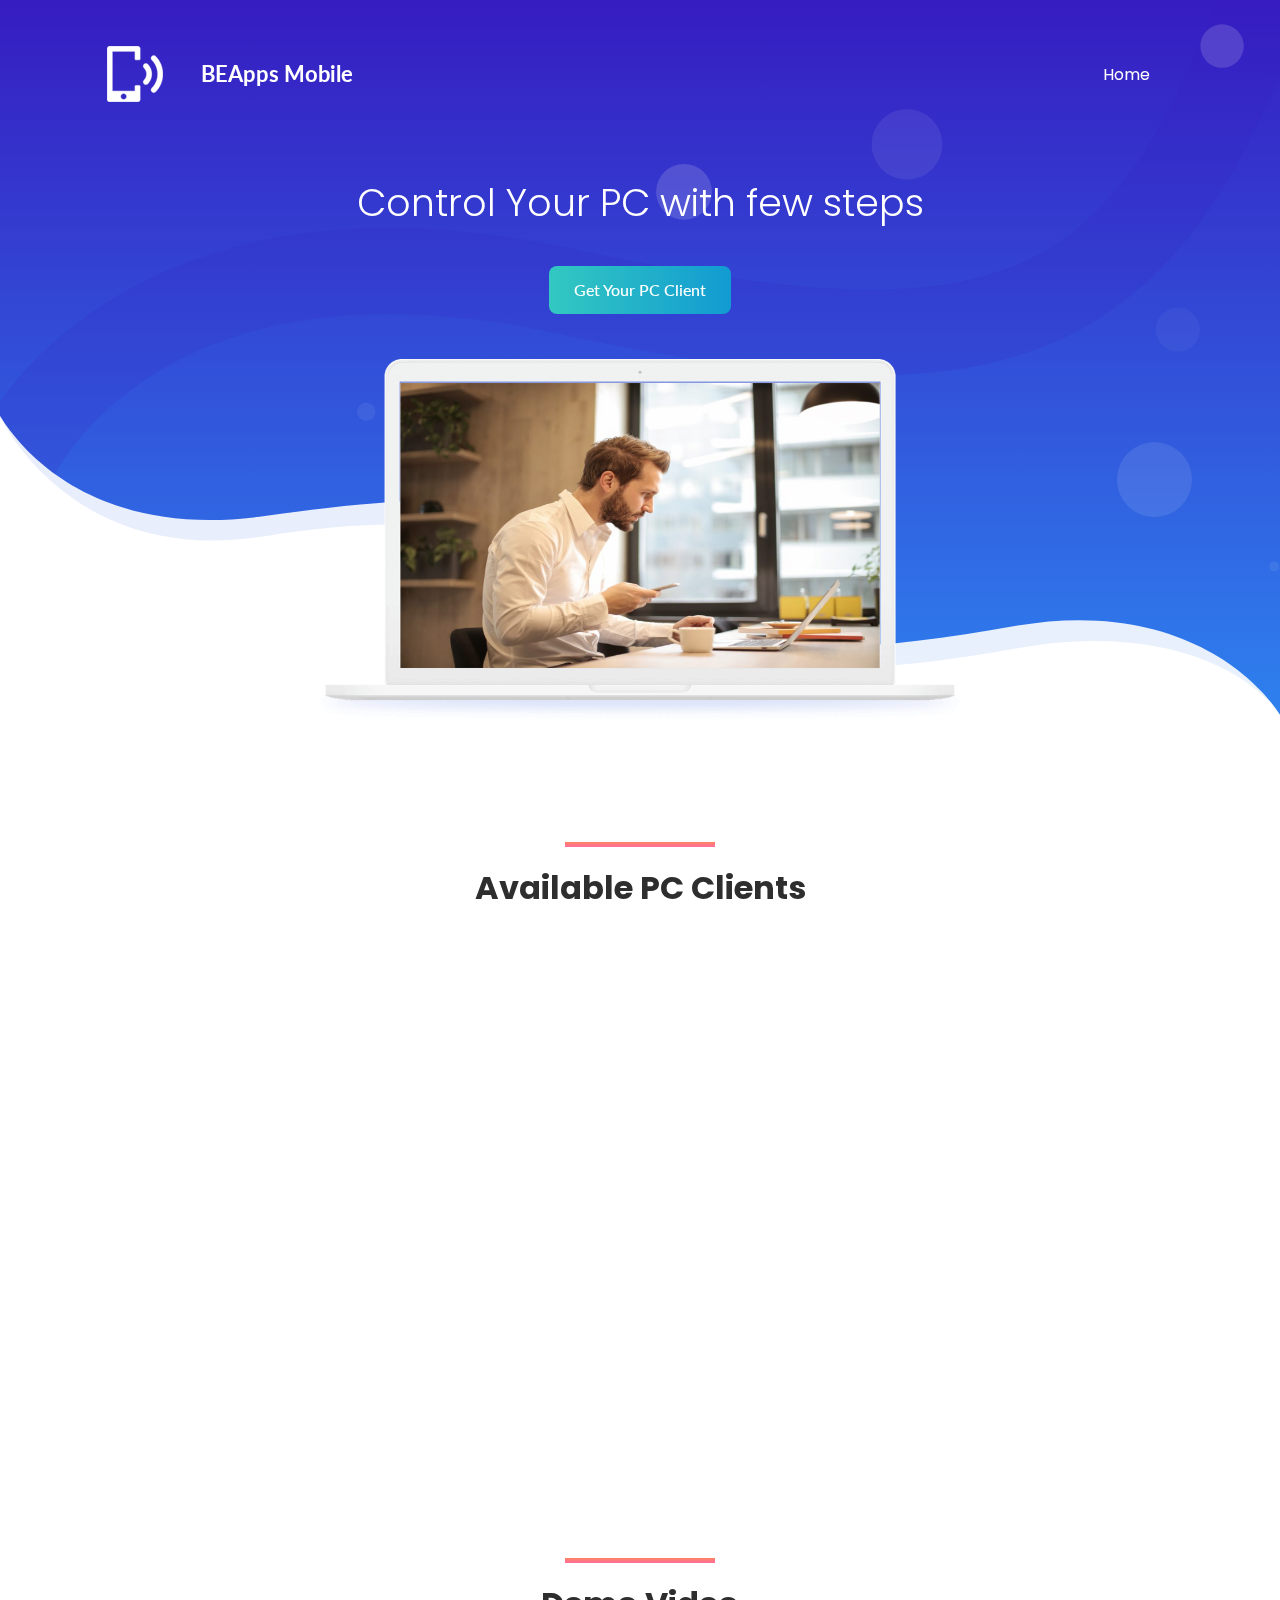
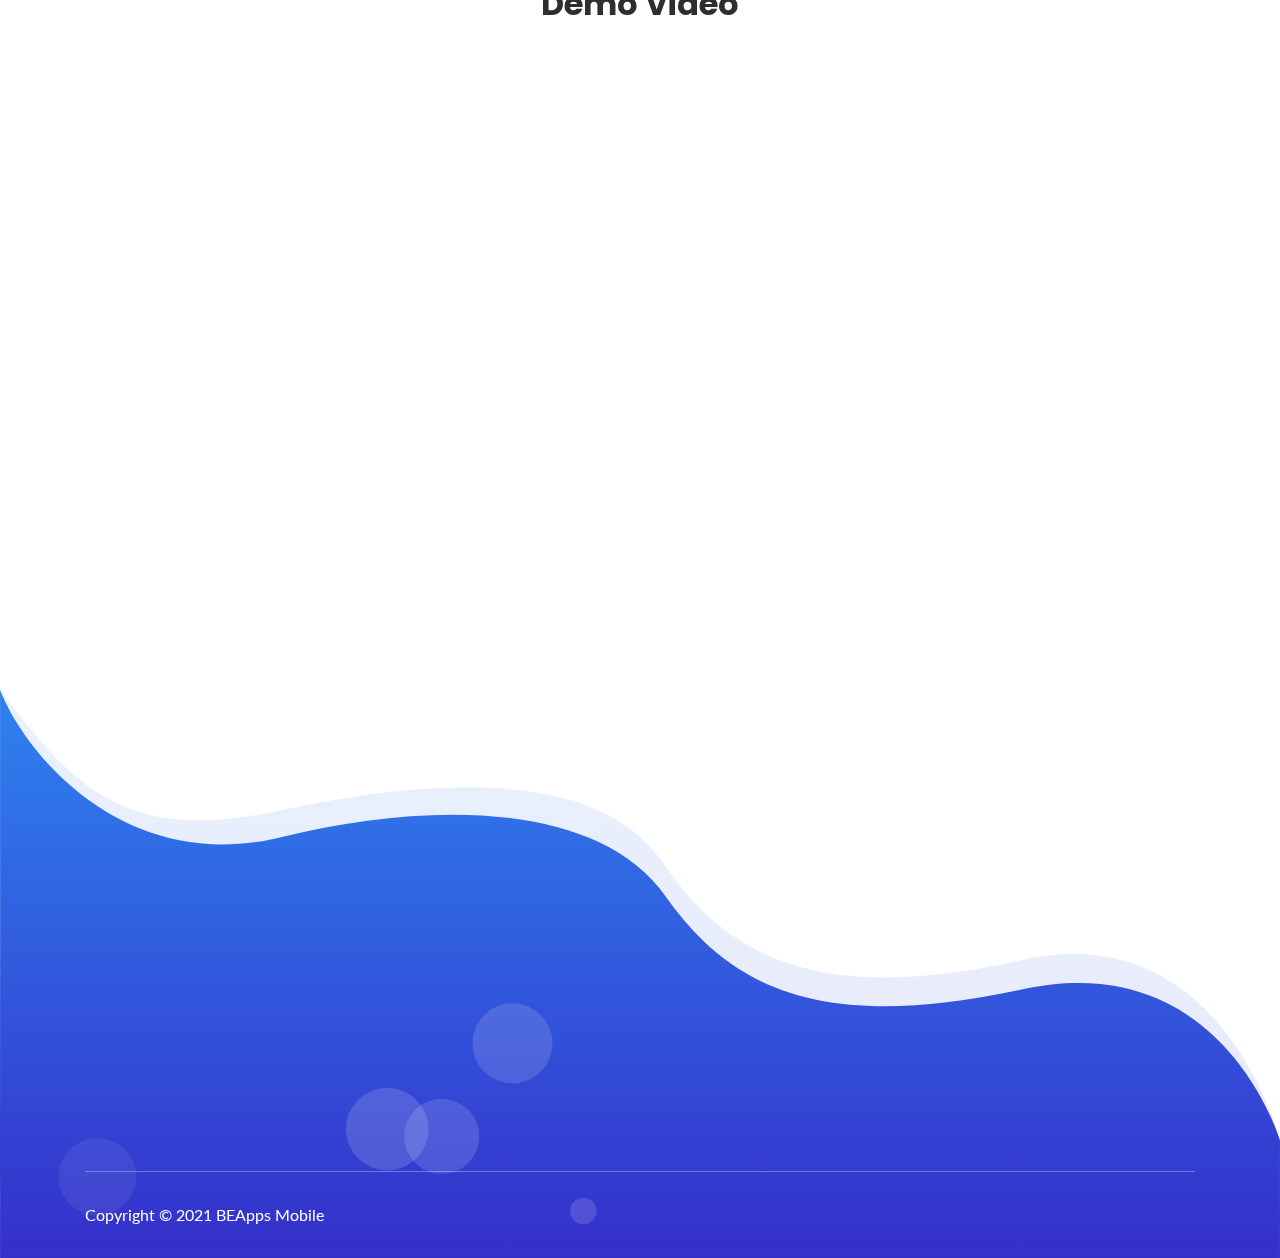
<file: index.html>
<!doctype html>
<html class="no-js" lang="en">
<head>
    <meta charset="utf-8">
    
	
    <!--====== Title ======-->
    <title>BEApps Mobile</title>
    
    <meta name="description" content="">
    <meta name="viewport" content="width=device-width, initial-scale=1">

    <!--====== Favicon Icon ======-->
    <link rel="shortcut icon" href="assets/images/favicon.png" type="image/png">
        
    <!--====== Animate CSS ======-->
    <link rel="stylesheet" href="assets/css/animate.css">
        
    <!--====== Magnific Popup CSS ======-->
    <link rel="stylesheet" href="assets/css/magnific-popup.css">
        
    <!--====== Slick CSS ======-->
    <link rel="stylesheet" href="assets/css/slick.css">
        
    <!--====== Line Icons CSS ======-->
    <link rel="stylesheet" href="assets/css/LineIcons.css">
        
    <!--====== Font Awesome CSS ======-->
    <link rel="stylesheet" href="assets/css/font-awesome.min.css">
        
    <!--====== Bootstrap CSS ======-->
    <link rel="stylesheet" href="assets/css/bootstrap.min.css">
    
    <!--====== Default CSS ======-->
    <link rel="stylesheet" href="assets/css/default.css">
    
    <!--====== Style CSS ======-->
    <link rel="stylesheet" href="assets/css/style.css">
    
</head>

<body>
    <!--[if IE]>
    <p class="browserupgrade">You are using an <strong>outdated</strong> browser. Please <a href="https://browsehappy.com/">upgrade your browser</a> to improve your experience and security.</p>
  <![endif]-->    
   
   
    <!--====== PRELOADER PART START ======

    <div class="preloader">
        <div class="loader">
            <div class="ytp-spinner">
                <div class="ytp-spinner-container">
                    <div class="ytp-spinner-rotator">
                        <div class="ytp-spinner-left">
                            <div class="ytp-spinner-circle"></div>
                        </div>
                        <div class="ytp-spinner-right">
                            <div class="ytp-spinner-circle"></div>
                        </div>
                    </div>
                </div>
            </div>
        </div>
    </div>
-->
    <!--====== PRELOADER PART ENDS ======-->
    
    <!--====== HEADER PART START ======-->
    
    <header class="header-area">
        <div class="navbar-area">
            <div class="container">
                <div class="row">
                    <div class="col-lg-12">
                        <nav class="navbar navbar-expand-lg">
                            <a class="navbar-brand" href="index.html">
                                <img src="assets/images/logo.png">
                            </a>
                            <button class="navbar-toggler" type="button" data-toggle="collapse" data-target="#navbarSupportedContent" aria-controls="navbarSupportedContent" aria-expanded="false" aria-label="Toggle navigation">

                            </button>
							 <h4  style="color:white;font-family: Lato"><a >BEApps Mobile</a></h4>
                            <div class="collapse navbar-collapse sub-menu-bar" id="navbarSupportedContent">
                                <ul id="nav" class="navbar-nav ml-auto">
                                    <li class="nav-item active">
                                        <a class="page-scroll" href="index.html">Home</a>
                                    </li>                                    
                                </ul>
                            </div> <!-- navbar collapse -->
                            
                           
                        </nav> <!-- navbar -->
                    </div>
                </div> <!-- row -->
            </div> <!-- container -->
        </div> <!-- navbar area -->
        
        <div id="home" class="header-hero bg_cover" style="background-image: url(assets/images/banner-bg.svg)">
            <div class="container">
                <div class="row justify-content-center">
                    <div class="col-lg-8">
                        <div class="header-hero-content text-center">
                            <h3 class="header-sub-title wow fadeInUp" data-wow-duration="1.3s" data-wow-delay="0.2s">Control Your PC with few steps</h3>

                            <a href="#main" class="main-btn wow fadeInUp" data-wow-duration="1.3s" data-wow-delay="1.1s">Get Your PC Client</a>
                        </div> <!-- header hero content -->
                    </div>
                </div> <!-- row -->
                <div class="row">
                    <div class="col-lg-12">
                        <div class="header-hero-image text-center wow fadeIn" data-wow-duration="1.3s" data-wow-delay="1.4s">
                            <img src="assets/images/header-hero.png" alt="hero">
                        </div> <!-- header hero image -->
                    </div>
                </div> <!-- row -->
            </div> <!-- container -->
            <div id="particles-1" class="particles"></div>
        </div> <!-- header hero -->
    </header>
    
    <!--====== HEADER PART ENDS ======-->
    
    
    <!--====== SERVICES PART START ======-->
    
    <section id="features" class="services-area pt-120">
        <div class="container">
            <div class="row justify-content-center">
                <div class="col-lg-10">
                    <div class="section-title text-center pb-40">
                        <div id="main" class="line m-auto"></div>
                        <h3 class="title">Available PC Clients</h3>
                    </div> <!-- section title -->
                </div>
            </div> <!-- row -->
            <div class="row justify-content-center">
                <div class="col-lg-4 col-md-7 col-sm-8">
                    <div class="single-services text-center mt-30 wow fadeIn" data-wow-duration="1s" data-wow-delay="0.5s">
                        <div class="services-icon">
                            <img class="shape" src="assets/images/vkeyboard.png" alt="shape">
                           

                        </div>
                        <div class="services-content mt-30">
                            <h4 class="services-title"><a href="PCKeyboardV30_Installer.zip">PC Keyboard</a></h4>
                            <p class="text">Type what ever you want on your phone and it will be automatically typed on your PC</p>
                            <a class="main-btn wow fadeInUp" style="margin: 23px" href="PCKeyboardV30_Installer.zip">Download</a>
                        </div>
                    </div> <!-- single services -->
                </div>
                <div class="col-lg-4 col-md-7 col-sm-8">
                    <div class="single-services text-center mt-30 wow fadeIn" data-wow-duration="1s" data-wow-delay="0.5s">
                        <div class="services-icon">
                            <img class="shape" src="assets/images/ic_launcher_pr.png" alt="shape">
                            
                        </div>
                        <div class="services-content mt-30">
                            <h4 class="services-title"><a href="Presentation_Remote_v9.0.zip">PRESENTATION REMOTE</a></h4>
                            <p class="text">Control your presentation with an easy and simple way</p>
                            <a class="main-btn wow fadeInUp" style="margin: 20px" href="Presentation_Remote_v9.0.zip">Download</a>
                        </div>
                    </div> <!-- single services -->
                </div>

            </div> <!-- row -->
        </div> <!-- container -->
    </section>
    
    <!--====== SERVICES PART ENDS ======-->

            <div class="row justify-content-center" style="margin: 20px">
                <div class="col-lg-10">
                    <div class="section-title text-center pb-40">
                        <div id="demo" class="line m-auto"></div>
                        <h3 class="title">Demo Video</h3>
                    </div> <!-- section title -->
                </div>
            </div> <!-- row -->
    
	<div align="center"><iframe width="1080" height="605" src="https://www.youtube.com/embed/x3MehdMgYpQ" title="YouTube video player" frameborder="0" allow="accelerometer; autoplay; clipboard-write; encrypted-media; gyroscope; picture-in-picture" allowfullscreen></iframe></div>

    <!--====== FOOTER PART START ======-->
    
    <footer id="footer" class="footer-area pt-120" style="z-index: -1">
        <div class="container">
            <div class="footer-widget pb-100">
                <div class="row">

                    
                    <div class="col-lg-3 col-md-5 col-sm-5">
                        <div class="footer-contact mt-50 wow fadeIn" data-wow-duration="1s" data-wow-delay="0.8s">
                            <div class="footer-title">
                                <h4 class="title">Contact Us</h4>
                            </div>
                            <ul class="contact">
                                <li>beappsmobile@gmail.com</li>
                                <li>7 Soliman Gohar, Dokki,  <br> Egypt</li>
                            </ul>
                        </div> <!-- footer contact -->
                    </div>
                </div> <!-- row -->
            </div> <!-- footer widget -->
            <div class="footer-copyright">
                <div class="row">
                    <div class="col-lg-12">
                        <div class="copyright d-sm-flex justify-content-between">
                            <div class="copyright-content">
                                <p class="text">Copyright © 2021 BEApps Mobile</p>
                            </div> <!-- copyright content -->
                        </div> <!-- copyright -->
                    </div>
                </div> <!-- row -->
            </div> <!-- footer copyright -->
        </div> <!-- container -->
        <div id="particles-2"></div>
    </footer>
    
    <!--====== FOOTER PART ENDS ======-->
    
    <!--====== BACK TOP TOP PART START ======-->

    <a href="#" class="back-to-top"><i class="lni-chevron-up"></i></a>

    <!--====== BACK TOP TOP PART ENDS ======-->   
    
    <!--====== PART START ======-->
    
<!--
    <section class="">
        <div class="container">
            <div class="row">
                <div class="col-lg-"></div>
            </div>
        </div>
    </section>
-->
    
    <!--====== PART ENDS ======-->




    <!--====== Jquery js ======-->
    <script src="assets/js/vendor/jquery-1.12.4.min.js"></script>
    <script src="assets/js/vendor/modernizr-3.7.1.min.js"></script>
    
    <!--====== Bootstrap js ======-->
    <script src="assets/js/popper.min.js"></script>
    <script src="assets/js/bootstrap.min.js"></script>
    
    <!--====== Plugins js ======-->
    <script src="assets/js/plugins.js"></script>
    
    <!--====== Slick js ======-->
    <script src="assets/js/slick.min.js"></script>
    
    <!--====== Ajax Contact js ======-->
    <script src="assets/js/ajax-contact.js"></script>
    
    <!--====== Counter Up js ======-->
    <script src="assets/js/waypoints.min.js"></script>
    <script src="assets/js/jquery.counterup.min.js"></script>
    
    <!--====== Magnific Popup js ======-->
    <script src="assets/js/jquery.magnific-popup.min.js"></script>
    
    <!--====== Scrolling Nav js ======-->
    <script src="assets/js/jquery.easing.min.js"></script>
    <script src="assets/js/scrolling-nav.js"></script>
    
    <!--====== wow js ======-->
    <script src="assets/js/wow.min.js"></script>
    
    <!--====== Particles js ======-->
    <script src="assets/js/particles.min.js"></script>
    
    <!--====== Main js ======-->
    <script src="assets/js/main.js"></script>
    
</body>

</html>
</file>
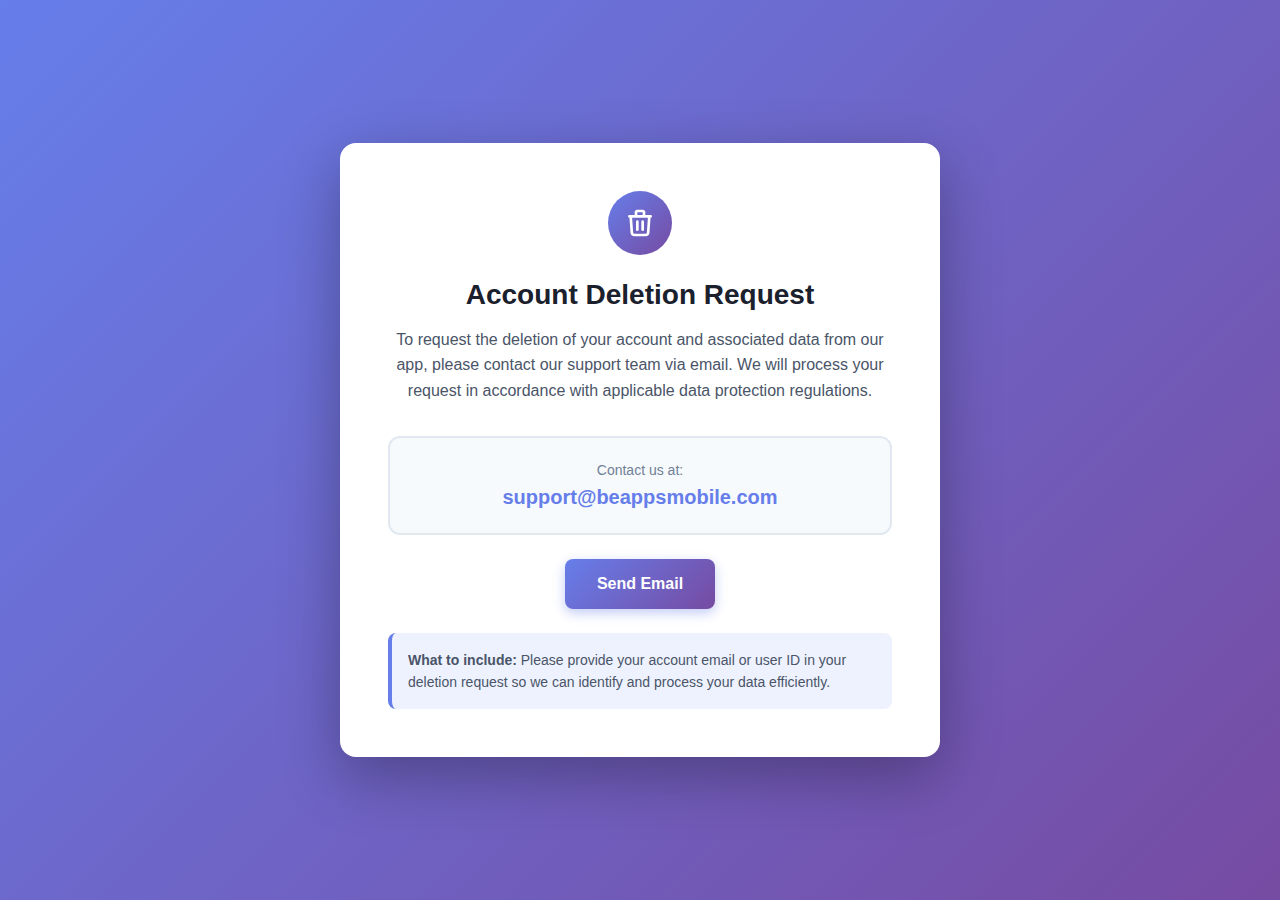
<file: data_deletion.html>
<!DOCTYPE html>
<html lang="en">
<head>
    <meta charset="UTF-8">
    <meta name="viewport" content="width=device-width, initial-scale=1.0">
    <title>Account Deletion Request</title>
    <style>
        * {
            margin: 0;
            padding: 0;
            box-sizing: border-box;
        }
        
        body {
            font-family: -apple-system, BlinkMacSystemFont, 'Segoe UI', Roboto, Oxygen, Ubuntu, Cantarell, sans-serif;
            background: linear-gradient(135deg, #667eea 0%, #764ba2 100%);
            min-height: 100vh;
            display: flex;
            align-items: center;
            justify-content: center;
            padding: 20px;
        }
        
        .container {
            background: white;
            border-radius: 16px;
            box-shadow: 0 20px 60px rgba(0, 0, 0, 0.3);
            max-width: 600px;
            width: 100%;
            padding: 48px;
        }
        
        .icon {
            width: 64px;
            height: 64px;
            background: linear-gradient(135deg, #667eea 0%, #764ba2 100%);
            border-radius: 50%;
            display: flex;
            align-items: center;
            justify-content: center;
            margin: 0 auto 24px;
        }
        
        .icon svg {
            width: 32px;
            height: 32px;
            stroke: white;
            fill: none;
            stroke-width: 2;
        }
        
        h1 {
            text-align: center;
            color: #1a202c;
            font-size: 28px;
            margin-bottom: 16px;
        }
        
        .description {
            text-align: center;
            color: #4a5568;
            line-height: 1.6;
            margin-bottom: 32px;
            font-size: 16px;
        }
        
        .email-box {
            background: #f7fafc;
            border: 2px solid #e2e8f0;
            border-radius: 12px;
            padding: 24px;
            text-align: center;
            margin-bottom: 24px;
        }
        
        .email-label {
            color: #718096;
            font-size: 14px;
            margin-bottom: 8px;
            font-weight: 500;
        }
        
        .email-address {
            color: #667eea;
            font-size: 20px;
            font-weight: 600;
            word-break: break-all;
        }
        
        .email-link {
            display: inline-block;
            background: linear-gradient(135deg, #667eea 0%, #764ba2 100%);
            color: white;
            text-decoration: none;
            padding: 16px 32px;
            border-radius: 8px;
            font-weight: 600;
            font-size: 16px;
            transition: transform 0.2s, box-shadow 0.2s;
            box-shadow: 0 4px 12px rgba(102, 126, 234, 0.4);
        }
        
        .email-link:hover {
            transform: translateY(-2px);
            box-shadow: 0 6px 20px rgba(102, 126, 234, 0.5);
        }
        
        .email-link:active {
            transform: translateY(0);
        }
        
        .info-box {
            background: #eef2ff;
            border-left: 4px solid #667eea;
            padding: 16px;
            border-radius: 8px;
            margin-top: 24px;
        }
        
        .info-box p {
            color: #4a5568;
            font-size: 14px;
            line-height: 1.6;
        }
        
        @media (max-width: 480px) {
            .container {
                padding: 32px 24px;
            }
            
            h1 {
                font-size: 24px;
            }
            
            .email-address {
                font-size: 18px;
            }
        }
    </style>
</head>
<body>
    <div class="container">
        <div class="icon">
            <svg viewBox="0 0 24 24">
                <path stroke-linecap="round" stroke-linejoin="round" d="M19 7l-.867 12.142A2 2 0 0116.138 21H7.862a2 2 0 01-1.995-1.858L5 7m5 4v6m4-6v6m1-10V4a1 1 0 00-1-1h-4a1 1 0 00-1 1v3M4 7h16" />
            </svg>
        </div>
        
        <h1>Account Deletion Request</h1>
        
        <p class="description">
            To request the deletion of your account and associated data from our app, please contact our support team via email. We will process your request in accordance with applicable data protection regulations.
        </p>
        
        <div class="email-box">
            <div class="email-label">Contact us at:</div>
            <div class="email-address">support@beappsmobile.com</div>
        </div>
        
        <div style="text-align: center;">
            <a href="mailto:support@beappsmobile.com?subject=Account Deletion Request" class="email-link">
                Send Email
            </a>
        </div>
        
        <div class="info-box">
            <p>
                <strong>What to include:</strong> Please provide your account email or user ID in your deletion request so we can identify and process your data efficiently.
            </p>
        </div>
    </div>
</body>
</html>
</file>
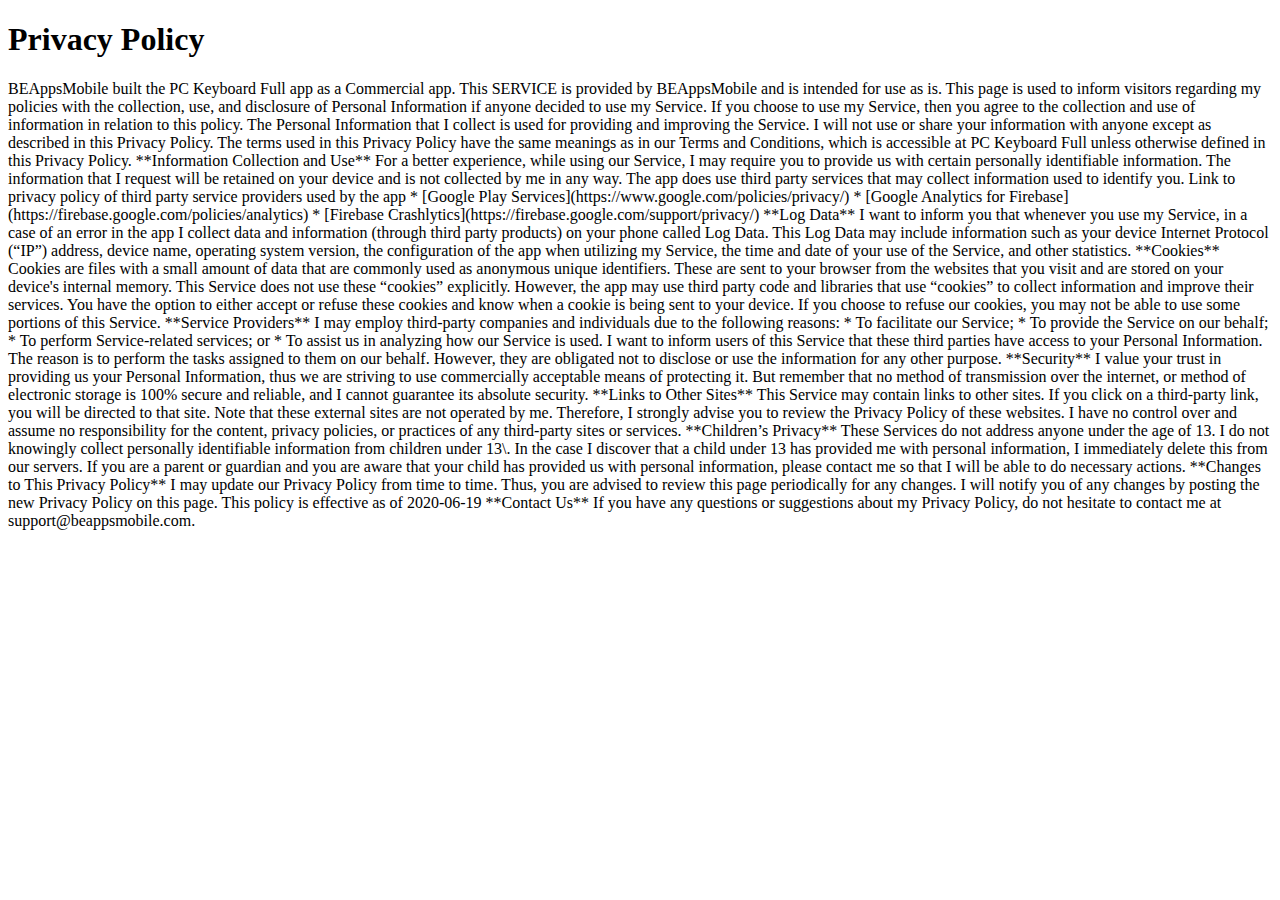
<file: pp_premium.html>
<!DOCTYPE html>
<html>
<body>

<h1>Privacy Policy</h1>

<p>BEAppsMobile built the PC Keyboard Full app as a Commercial app. This SERVICE is provided by BEAppsMobile and is intended for use as is.

This page is used to inform visitors regarding my policies with the collection, use, and disclosure of Personal Information if anyone decided to use my Service.

If you choose to use my Service, then you agree to the collection and use of information in relation to this policy. The Personal Information that I collect is used for providing and improving the Service. I will not use or share your information with anyone except as described in this Privacy Policy.

The terms used in this Privacy Policy have the same meanings as in our Terms and Conditions, which is accessible at PC Keyboard Full unless otherwise defined in this Privacy Policy.

**Information Collection and Use**

For a better experience, while using our Service, I may require you to provide us with certain personally identifiable information. The information that I request will be retained on your device and is not collected by me in any way.

The app does use third party services that may collect information used to identify you.

Link to privacy policy of third party service providers used by the app

*   [Google Play Services](https://www.google.com/policies/privacy/)
*   [Google Analytics for Firebase](https://firebase.google.com/policies/analytics)
*   [Firebase Crashlytics](https://firebase.google.com/support/privacy/)

**Log Data**

I want to inform you that whenever you use my Service, in a case of an error in the app I collect data and information (through third party products) on your phone called Log Data. This Log Data may include information such as your device Internet Protocol (“IP”) address, device name, operating system version, the configuration of the app when utilizing my Service, the time and date of your use of the Service, and other statistics.

**Cookies**

Cookies are files with a small amount of data that are commonly used as anonymous unique identifiers. These are sent to your browser from the websites that you visit and are stored on your device's internal memory.

This Service does not use these “cookies” explicitly. However, the app may use third party code and libraries that use “cookies” to collect information and improve their services. You have the option to either accept or refuse these cookies and know when a cookie is being sent to your device. If you choose to refuse our cookies, you may not be able to use some portions of this Service.

**Service Providers**

I may employ third-party companies and individuals due to the following reasons:

*   To facilitate our Service;
*   To provide the Service on our behalf;
*   To perform Service-related services; or
*   To assist us in analyzing how our Service is used.

I want to inform users of this Service that these third parties have access to your Personal Information. The reason is to perform the tasks assigned to them on our behalf. However, they are obligated not to disclose or use the information for any other purpose.

**Security**

I value your trust in providing us your Personal Information, thus we are striving to use commercially acceptable means of protecting it. But remember that no method of transmission over the internet, or method of electronic storage is 100% secure and reliable, and I cannot guarantee its absolute security.

**Links to Other Sites**

This Service may contain links to other sites. If you click on a third-party link, you will be directed to that site. Note that these external sites are not operated by me. Therefore, I strongly advise you to review the Privacy Policy of these websites. I have no control over and assume no responsibility for the content, privacy policies, or practices of any third-party sites or services.

**Children’s Privacy**

These Services do not address anyone under the age of 13. I do not knowingly collect personally identifiable information from children under 13\. In the case I discover that a child under 13 has provided me with personal information, I immediately delete this from our servers. If you are a parent or guardian and you are aware that your child has provided us with personal information, please contact me so that I will be able to do necessary actions.

**Changes to This Privacy Policy**

I may update our Privacy Policy from time to time. Thus, you are advised to review this page periodically for any changes. I will notify you of any changes by posting the new Privacy Policy on this page.

This policy is effective as of 2020-06-19

**Contact Us**

If you have any questions or suggestions about my Privacy Policy, do not hesitate to contact me at support@beappsmobile.com.</p>

</body>
</html>
</file>
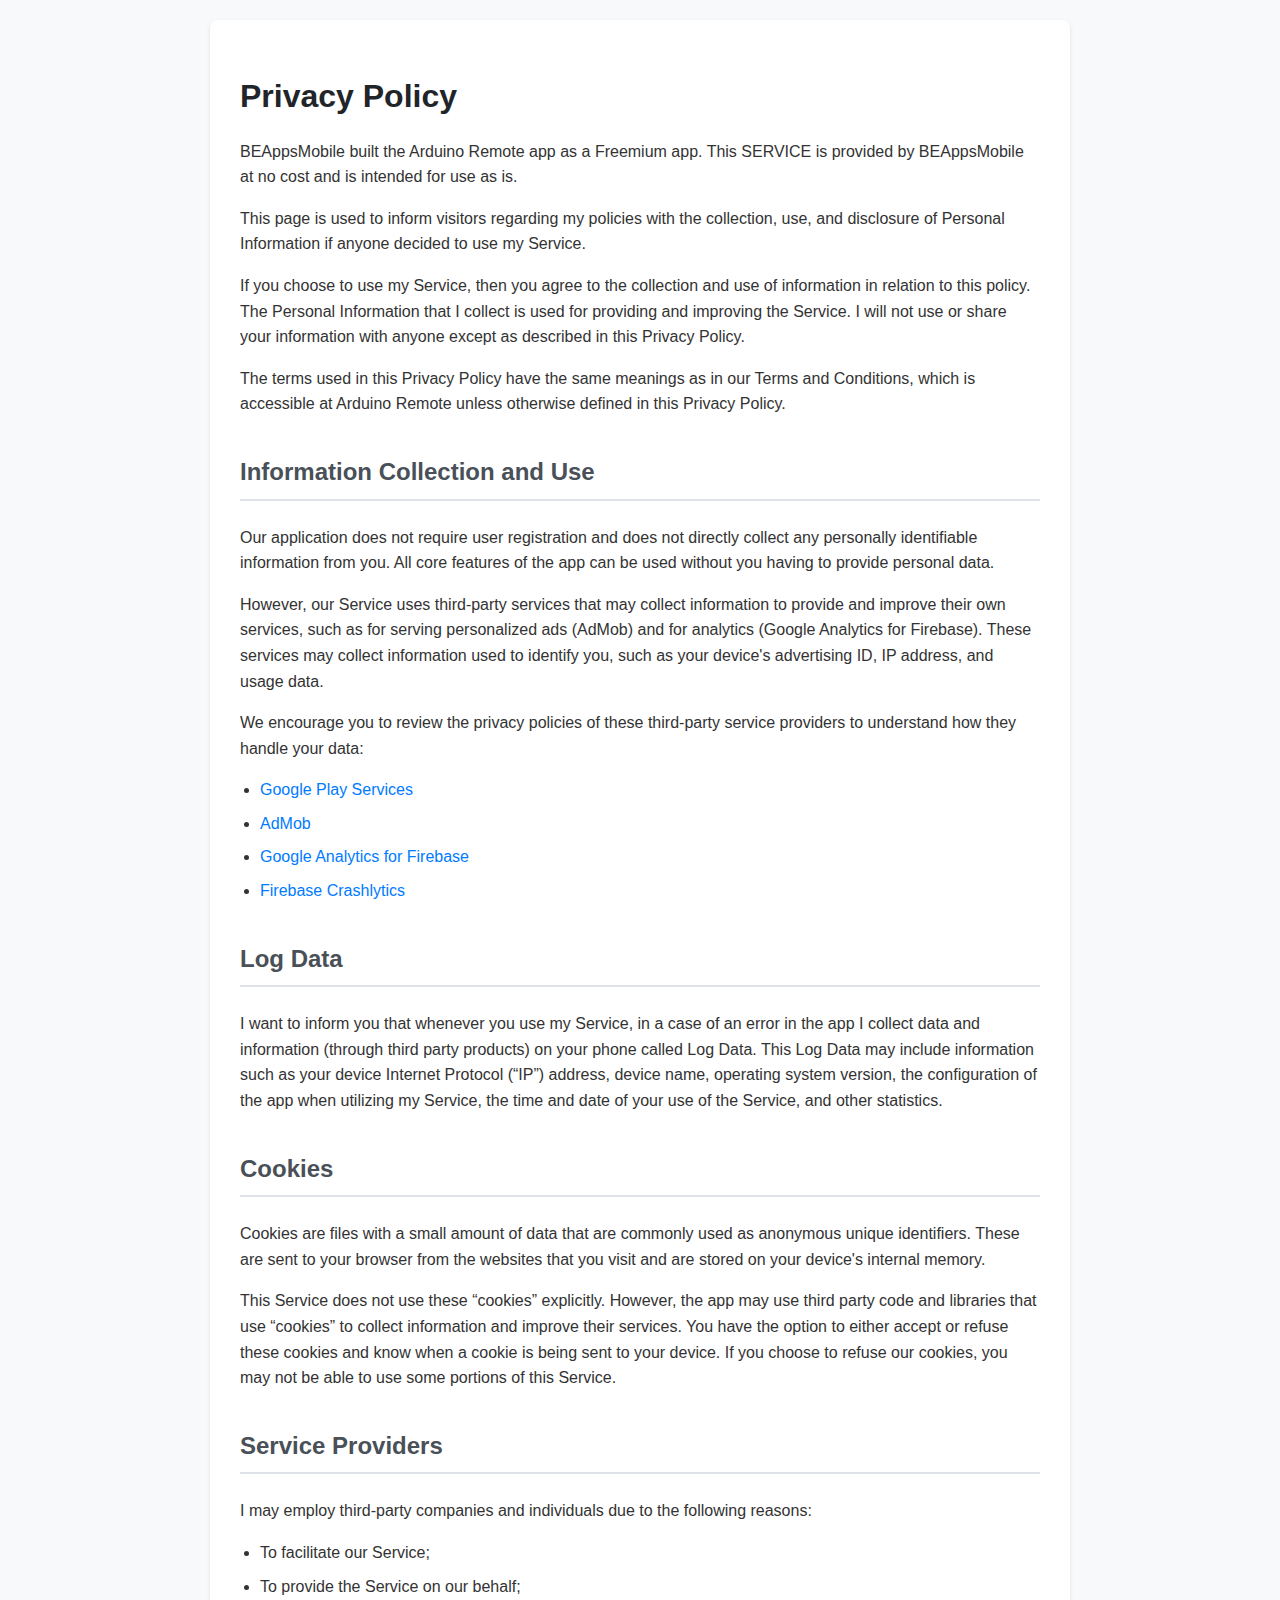
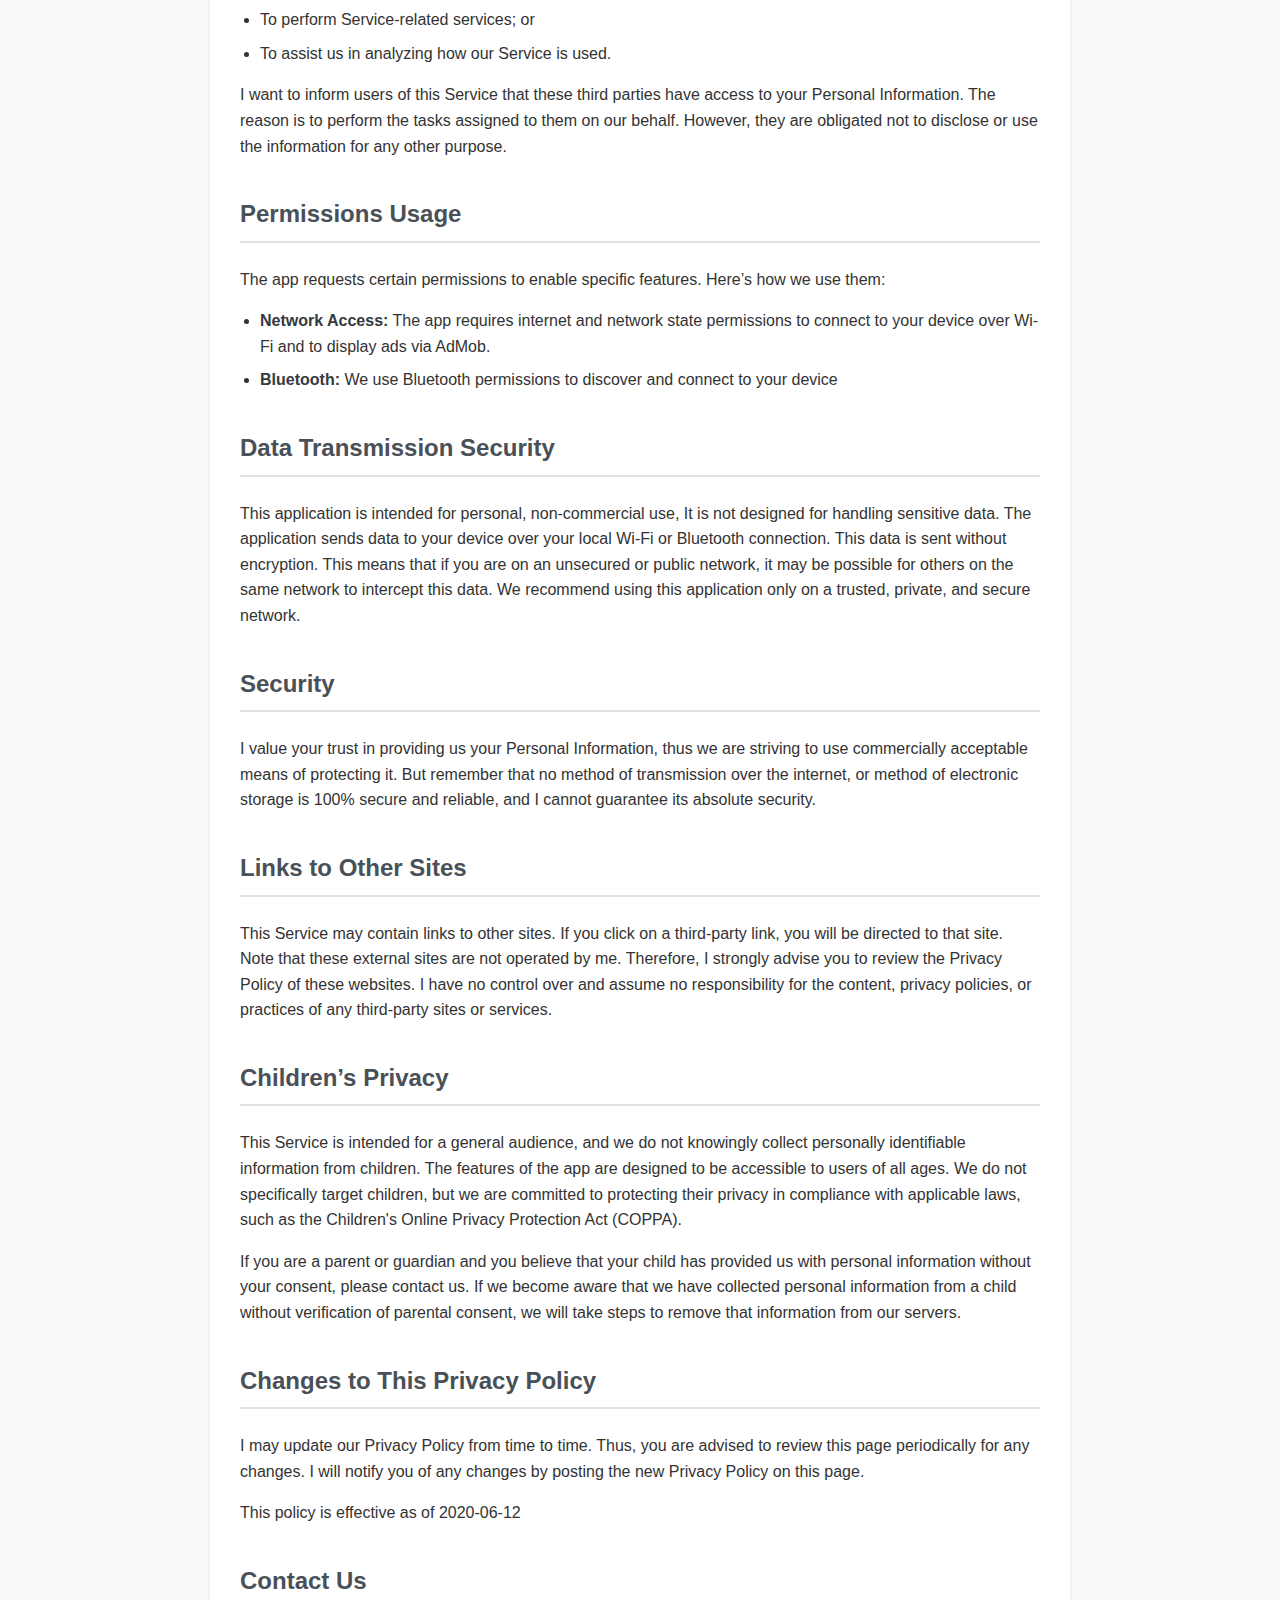
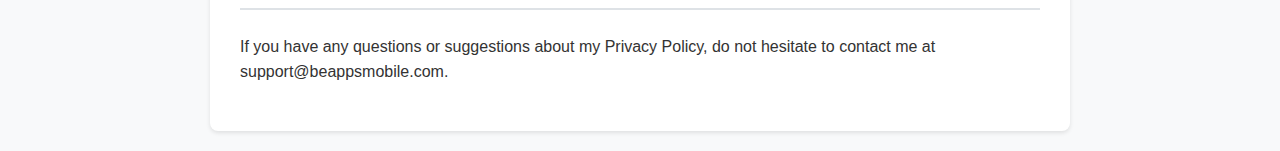
<file: privacy_policy-arduinoremote.html>
<!DOCTYPE html>
<html>
<head>
<title>Privacy Policy</title>
<meta name="viewport" content="width=device-width, initial-scale=1.0">
<style>
  body {
    font-family: -apple-system, BlinkMacSystemFont, "Segoe UI", Roboto, Helvetica, Arial, sans-serif;
    line-height: 1.6;
    color: #333;
    background-color: #f8f9fa;
    margin: 0;
    padding: 20px;
  }
  .container {
    max-width: 800px;
    margin: 0 auto;
    background-color: #fff;
    padding: 30px;
    border-radius: 8px;
    box-shadow: 0 2px 4px rgba(0,0,0,0.1);
  }
  h1 {
    color: #212529;
    font-size: 2em;
    margin-bottom: 0.5em;
  }
  h2 {
    color: #495057;
    font-size: 1.5em;
    margin-top: 1.5em;
    margin-bottom: 1em;
    border-bottom: 2px solid #dee2e6;
    padding-bottom: 0.3em;
  }
  p, ul {
    margin-bottom: 1em;
  }
  ul {
    padding-left: 20px;
  }
  li {
    margin-bottom: 0.5em;
  }
  a {
    color: #007bff;
    text-decoration: none;
  }
  a:hover {
    text-decoration: underline;
  }
  strong {
    color: #343a40;
  }
</style>
</head>
<body>

<div class="container">
  <h1>Privacy Policy</h1>

  <p>BEAppsMobile built the Arduino Remote app as a Freemium app. This SERVICE is provided by BEAppsMobile at no cost and is intended for use as is.</p>

  <p>This page is used to inform visitors regarding my policies with the collection, use, and disclosure of Personal Information if anyone decided to use my Service.</p>

  <p>If you choose to use my Service, then you agree to the collection and use of information in relation to this policy. The Personal Information that I collect is used for providing and improving the Service. I will not use or share your information with anyone except as described in this Privacy Policy.</p>

  <p>The terms used in this Privacy Policy have the same meanings as in our Terms and Conditions, which is accessible at Arduino Remote unless otherwise defined in this Privacy Policy.</p>

  <h2>Information Collection and Use</h2>

  <p>Our application does not require user registration and does not directly collect any personally identifiable information from you. All core features of the app can be used without you having to provide personal data.</p>

  <p>However, our Service uses third-party services that may collect information to provide and improve their own services, such as for serving personalized ads (AdMob) and for analytics (Google Analytics for Firebase). These services may collect information used to identify you, such as your device's advertising ID, IP address, and usage data.</p>

  <p>We encourage you to review the privacy policies of these third-party service providers to understand how they handle your data:</p>
  <ul>
    <li><a href="https://www.google.com/policies/privacy/">Google Play Services</a></li>
    <li><a href="https://support.google.com/admob/answer/6128543?hl=en">AdMob</a></li>
    <li><a href="https://firebase.google.com/policies/analytics">Google Analytics for Firebase</a></li>
    <li><a href="https://firebase.google.com/support/privacy/">Firebase Crashlytics</a></li>
  </ul>

  <h2>Log Data</h2>

  <p>I want to inform you that whenever you use my Service, in a case of an error in the app I collect data and information (through third party products) on your phone called Log Data. This Log Data may include information such as your device Internet Protocol (“IP”) address, device name, operating system version, the configuration of the app when utilizing my Service, the time and date of your use of the Service, and other statistics.</p>

  <h2>Cookies</h2>

  <p>Cookies are files with a small amount of data that are commonly used as anonymous unique identifiers. These are sent to your browser from the websites that you visit and are stored on your device's internal memory.</p>

  <p>This Service does not use these “cookies” explicitly. However, the app may use third party code and libraries that use “cookies” to collect information and improve their services. You have the option to either accept or refuse these cookies and know when a cookie is being sent to your device. If you choose to refuse our cookies, you may not be able to use some portions of this Service.</p>

  <h2>Service Providers</h2>

  <p>I may employ third-party companies and individuals due to the following reasons:</p>
  <ul>
    <li>To facilitate our Service;</li>
    <li>To provide the Service on our behalf;</li>
    <li>To perform Service-related services; or</li>
    <li>To assist us in analyzing how our Service is used.</li>
  </ul>

  <p>I want to inform users of this Service that these third parties have access to your Personal Information. The reason is to perform the tasks assigned to them on our behalf. However, they are obligated not to disclose or use the information for any other purpose.</p>

  <h2>Permissions Usage</h2>

  <p>The app requests certain permissions to enable specific features. Here’s how we use them:</p>
  <ul>
    <li><strong>Network Access:</strong> The app requires internet and network state permissions to connect to your device over Wi-Fi and to display ads via AdMob.</li>
	<li><strong>Bluetooth:</strong> We use Bluetooth permissions to discover and connect to your device</li>
  </ul>

  <h2>Data Transmission Security</h2>

  <p>This application is intended for personal, non-commercial use, It is not designed for handling sensitive data. The application sends data to your device over your local Wi-Fi or Bluetooth connection. This data is sent without encryption. This means that if you are on an unsecured or public network, it may be possible for others on the same network to intercept this data. We recommend using this application only on a trusted, private, and secure network.</p>

  <h2>Security</h2>

  <p>I value your trust in providing us your Personal Information, thus we are striving to use commercially acceptable means of protecting it. But remember that no method of transmission over the internet, or method of electronic storage is 100% secure and reliable, and I cannot guarantee its absolute security.</p>

  <h2>Links to Other Sites</h2>

  <p>This Service may contain links to other sites. If you click on a third-party link, you will be directed to that site. Note that these external sites are not operated by me. Therefore, I strongly advise you to review the Privacy Policy of these websites. I have no control over and assume no responsibility for the content, privacy policies, or practices of any third-party sites or services.</p>

  <h2>Children’s Privacy</h2>

  <p>This Service is intended for a general audience, and we do not knowingly collect personally identifiable information from children. The features of the app are designed to be accessible to users of all ages. We do not specifically target children, but we are committed to protecting their privacy in compliance with applicable laws, such as the Children's Online Privacy Protection Act (COPPA).</p>
  <p>If you are a parent or guardian and you believe that your child has provided us with personal information without your consent, please contact us. If we become aware that we have collected personal information from a child without verification of parental consent, we will take steps to remove that information from our servers.</p>

  <h2>Changes to This Privacy Policy</h2>

  <p>I may update our Privacy Policy from time to time. Thus, you are advised to review this page periodically for any changes. I will notify you of any changes by posting the new Privacy Policy on this page.</p>

  <p>This policy is effective as of 2020-06-12</p>

  <h2>Contact Us</h2>

  <p>If you have any questions or suggestions about my Privacy Policy, do not hesitate to contact me at support@beappsmobile.com.</p>
</div>

</body>
</html>
</file>
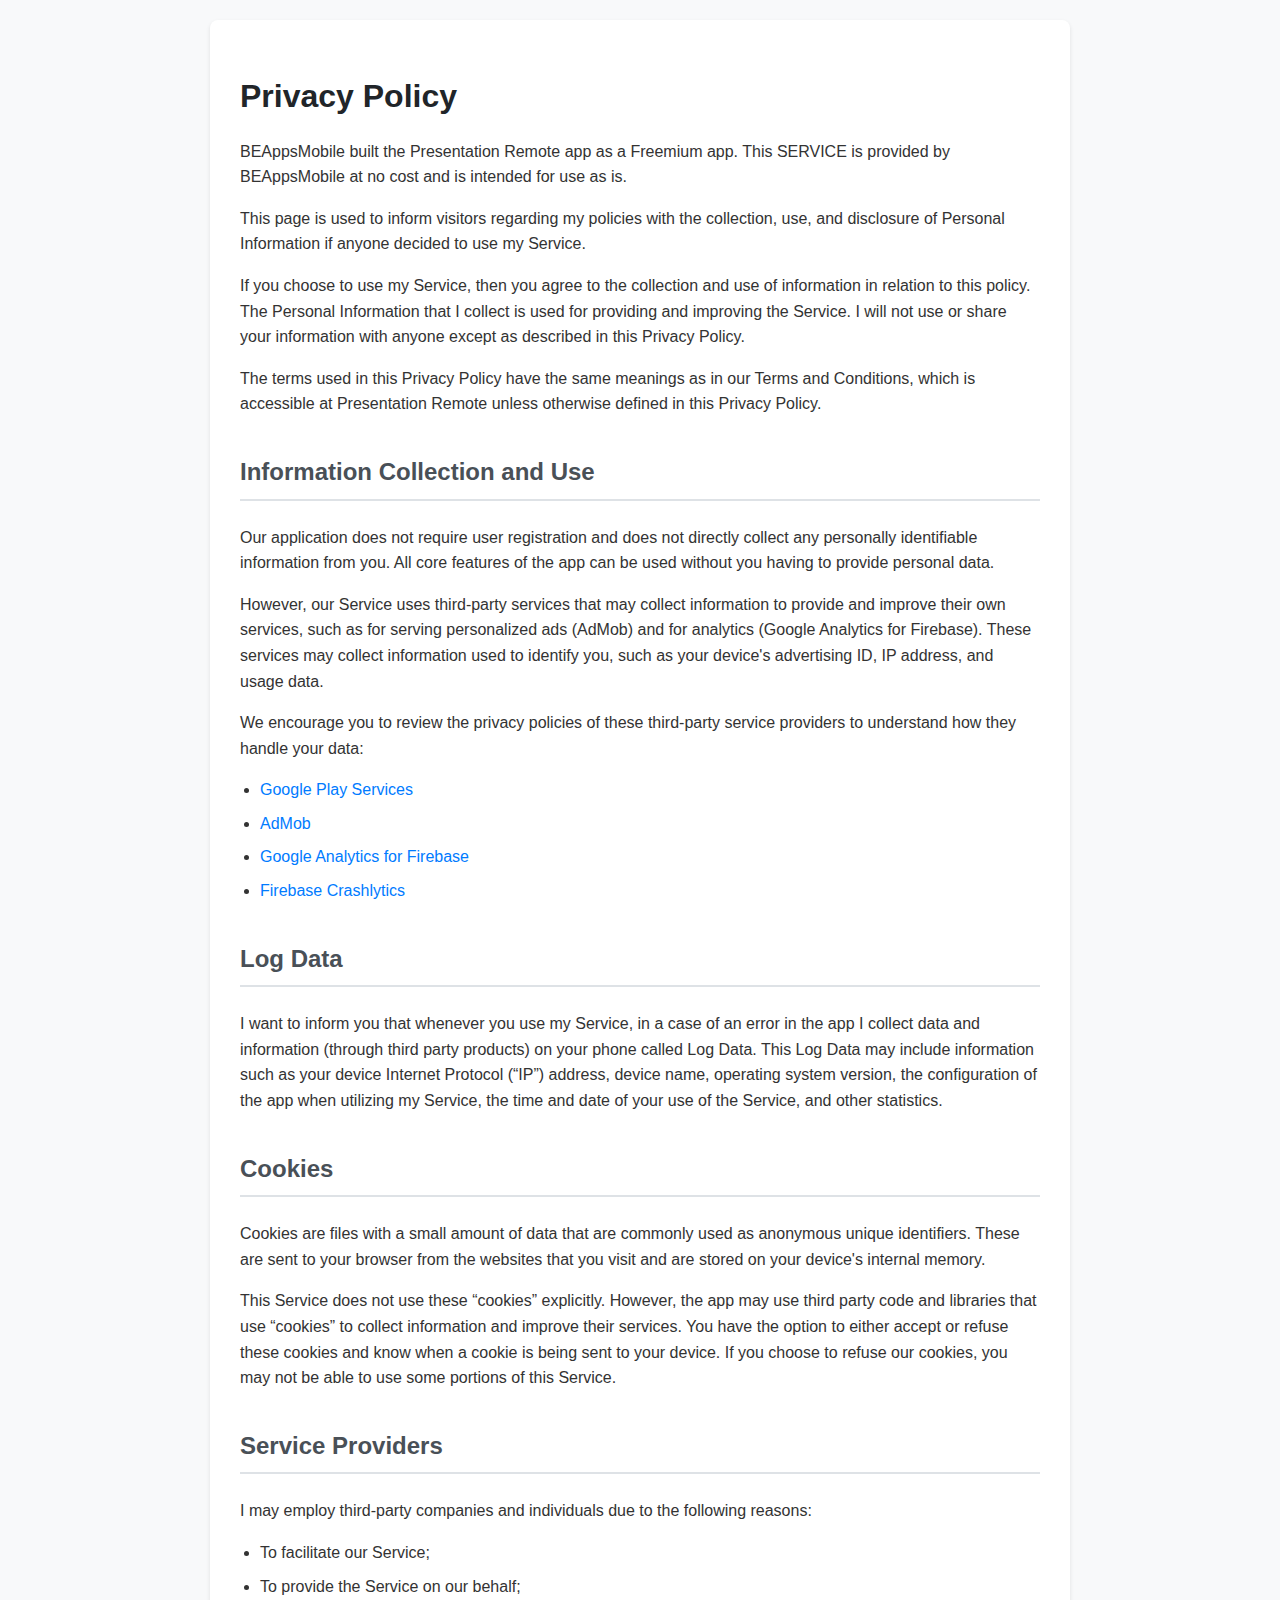
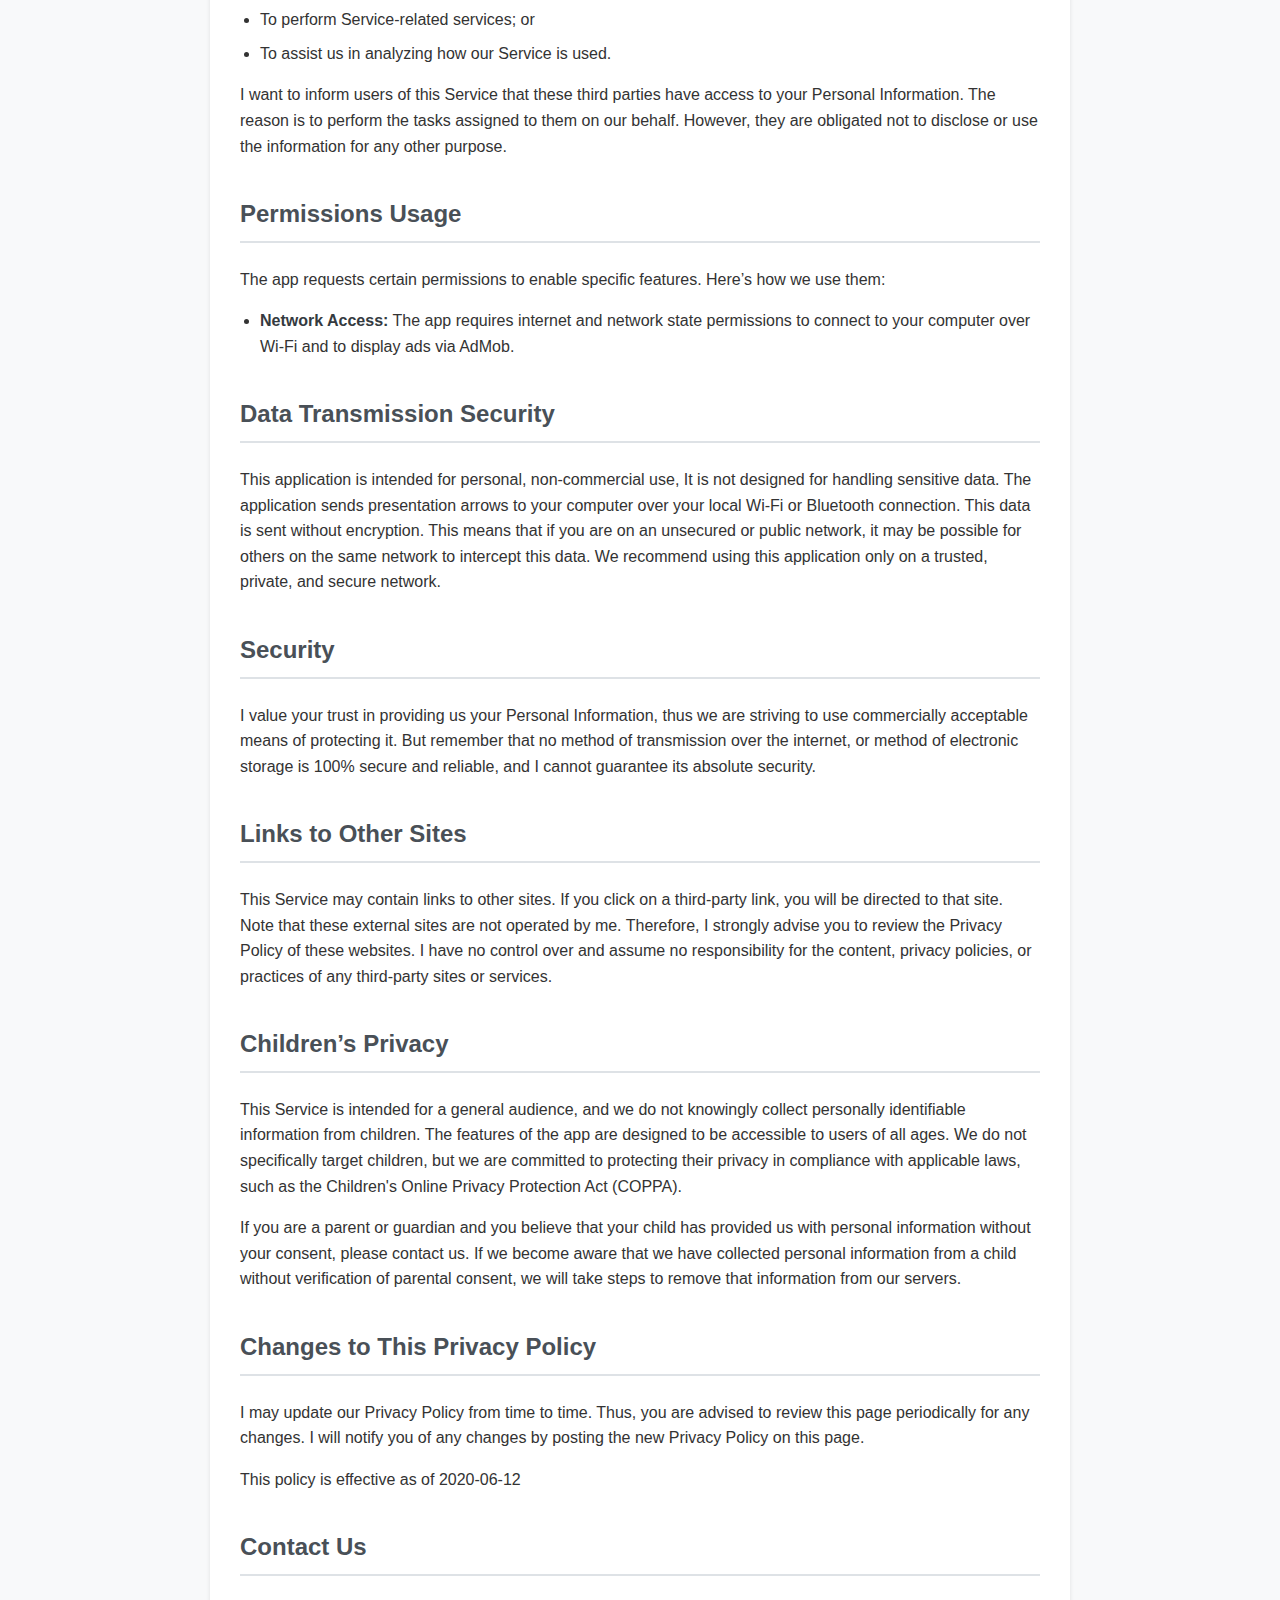
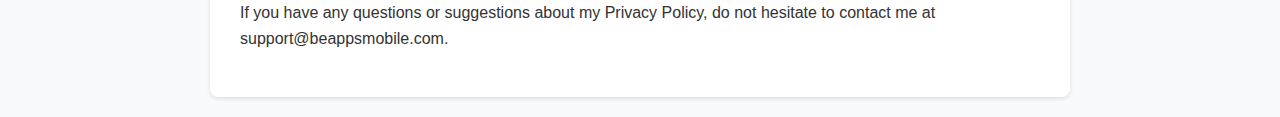
<file: privacy_policy-presentationremote.html>
<!DOCTYPE html>
<html>
<head>
<title>Privacy Policy</title>
<meta name="viewport" content="width=device-width, initial-scale=1.0">
<style>
  body {
    font-family: -apple-system, BlinkMacSystemFont, "Segoe UI", Roboto, Helvetica, Arial, sans-serif;
    line-height: 1.6;
    color: #333;
    background-color: #f8f9fa;
    margin: 0;
    padding: 20px;
  }
  .container {
    max-width: 800px;
    margin: 0 auto;
    background-color: #fff;
    padding: 30px;
    border-radius: 8px;
    box-shadow: 0 2px 4px rgba(0,0,0,0.1);
  }
  h1 {
    color: #212529;
    font-size: 2em;
    margin-bottom: 0.5em;
  }
  h2 {
    color: #495057;
    font-size: 1.5em;
    margin-top: 1.5em;
    margin-bottom: 1em;
    border-bottom: 2px solid #dee2e6;
    padding-bottom: 0.3em;
  }
  p, ul {
    margin-bottom: 1em;
  }
  ul {
    padding-left: 20px;
  }
  li {
    margin-bottom: 0.5em;
  }
  a {
    color: #007bff;
    text-decoration: none;
  }
  a:hover {
    text-decoration: underline;
  }
  strong {
    color: #343a40;
  }
</style>
</head>
<body>

<div class="container">
  <h1>Privacy Policy</h1>

  <p>BEAppsMobile built the Presentation Remote app as a Freemium app. This SERVICE is provided by BEAppsMobile at no cost and is intended for use as is.</p>

  <p>This page is used to inform visitors regarding my policies with the collection, use, and disclosure of Personal Information if anyone decided to use my Service.</p>

  <p>If you choose to use my Service, then you agree to the collection and use of information in relation to this policy. The Personal Information that I collect is used for providing and improving the Service. I will not use or share your information with anyone except as described in this Privacy Policy.</p>

  <p>The terms used in this Privacy Policy have the same meanings as in our Terms and Conditions, which is accessible at Presentation Remote unless otherwise defined in this Privacy Policy.</p>

  <h2>Information Collection and Use</h2>

  <p>Our application does not require user registration and does not directly collect any personally identifiable information from you. All core features of the app can be used without you having to provide personal data.</p>

  <p>However, our Service uses third-party services that may collect information to provide and improve their own services, such as for serving personalized ads (AdMob) and for analytics (Google Analytics for Firebase). These services may collect information used to identify you, such as your device's advertising ID, IP address, and usage data.</p>

  <p>We encourage you to review the privacy policies of these third-party service providers to understand how they handle your data:</p>
  <ul>
    <li><a href="https://www.google.com/policies/privacy/">Google Play Services</a></li>
    <li><a href="https://support.google.com/admob/answer/6128543?hl=en">AdMob</a></li>
    <li><a href="https://firebase.google.com/policies/analytics">Google Analytics for Firebase</a></li>
    <li><a href="https://firebase.google.com/support/privacy/">Firebase Crashlytics</a></li>
  </ul>

  <h2>Log Data</h2>

  <p>I want to inform you that whenever you use my Service, in a case of an error in the app I collect data and information (through third party products) on your phone called Log Data. This Log Data may include information such as your device Internet Protocol (“IP”) address, device name, operating system version, the configuration of the app when utilizing my Service, the time and date of your use of the Service, and other statistics.</p>

  <h2>Cookies</h2>

  <p>Cookies are files with a small amount of data that are commonly used as anonymous unique identifiers. These are sent to your browser from the websites that you visit and are stored on your device's internal memory.</p>

  <p>This Service does not use these “cookies” explicitly. However, the app may use third party code and libraries that use “cookies” to collect information and improve their services. You have the option to either accept or refuse these cookies and know when a cookie is being sent to your device. If you choose to refuse our cookies, you may not be able to use some portions of this Service.</p>

  <h2>Service Providers</h2>

  <p>I may employ third-party companies and individuals due to the following reasons:</p>
  <ul>
    <li>To facilitate our Service;</li>
    <li>To provide the Service on our behalf;</li>
    <li>To perform Service-related services; or</li>
    <li>To assist us in analyzing how our Service is used.</li>
  </ul>

  <p>I want to inform users of this Service that these third parties have access to your Personal Information. The reason is to perform the tasks assigned to them on our behalf. However, they are obligated not to disclose or use the information for any other purpose.</p>

  <h2>Permissions Usage</h2>

  <p>The app requests certain permissions to enable specific features. Here’s how we use them:</p>
  <ul>
    <li><strong>Network Access:</strong> The app requires internet and network state permissions to connect to your computer over Wi-Fi and to display ads via AdMob.</li>
  </ul>

  <h2>Data Transmission Security</h2>

  <p>This application is intended for personal, non-commercial use, It is not designed for handling sensitive data. The application sends presentation arrows to your computer over your local Wi-Fi or Bluetooth connection. This data is sent without encryption. This means that if you are on an unsecured or public network, it may be possible for others on the same network to intercept this data. We recommend using this application only on a trusted, private, and secure network.</p>

  <h2>Security</h2>

  <p>I value your trust in providing us your Personal Information, thus we are striving to use commercially acceptable means of protecting it. But remember that no method of transmission over the internet, or method of electronic storage is 100% secure and reliable, and I cannot guarantee its absolute security.</p>

  <h2>Links to Other Sites</h2>

  <p>This Service may contain links to other sites. If you click on a third-party link, you will be directed to that site. Note that these external sites are not operated by me. Therefore, I strongly advise you to review the Privacy Policy of these websites. I have no control over and assume no responsibility for the content, privacy policies, or practices of any third-party sites or services.</p>

  <h2>Children’s Privacy</h2>

  <p>This Service is intended for a general audience, and we do not knowingly collect personally identifiable information from children. The features of the app are designed to be accessible to users of all ages. We do not specifically target children, but we are committed to protecting their privacy in compliance with applicable laws, such as the Children's Online Privacy Protection Act (COPPA).</p>
  <p>If you are a parent or guardian and you believe that your child has provided us with personal information without your consent, please contact us. If we become aware that we have collected personal information from a child without verification of parental consent, we will take steps to remove that information from our servers.</p>

  <h2>Changes to This Privacy Policy</h2>

  <p>I may update our Privacy Policy from time to time. Thus, you are advised to review this page periodically for any changes. I will notify you of any changes by posting the new Privacy Policy on this page.</p>

  <p>This policy is effective as of 2020-06-12</p>

  <h2>Contact Us</h2>

  <p>If you have any questions or suggestions about my Privacy Policy, do not hesitate to contact me at support@beappsmobile.com.</p>
</div>

</body>
</html>
</file>
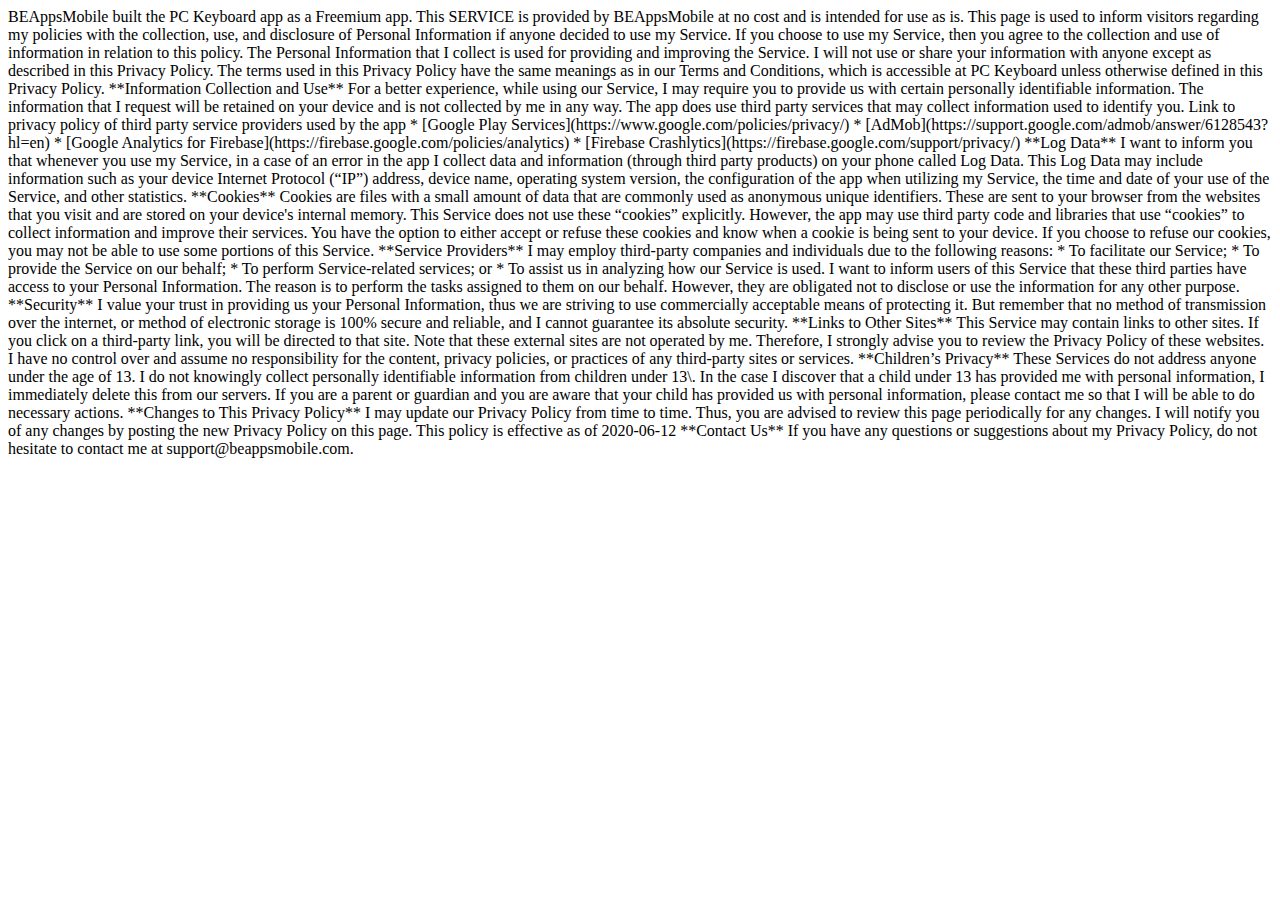
<file: privacy_policy.html>
<!doctype html>
<html class="no-js" lang="en">
<head>

    <meta charset="utf-8">
    
	
    <!--====== Title ======-->
    <title>Privacy Policy</title>
</head>
<body>
BEAppsMobile built the PC Keyboard app as a Freemium app. This SERVICE is provided by BEAppsMobile at no cost and is intended for use as is.

This page is used to inform visitors regarding my policies with the collection, use, and disclosure of Personal Information if anyone decided to use my Service.

If you choose to use my Service, then you agree to the collection and use of information in relation to this policy. The Personal Information that I collect is used for providing and improving the Service. I will not use or share your information with anyone except as described in this Privacy Policy.

The terms used in this Privacy Policy have the same meanings as in our Terms and Conditions, which is accessible at PC Keyboard unless otherwise defined in this Privacy Policy.

**Information Collection and Use**

For a better experience, while using our Service, I may require you to provide us with certain personally identifiable information. The information that I request will be retained on your device and is not collected by me in any way.

The app does use third party services that may collect information used to identify you.

Link to privacy policy of third party service providers used by the app

*   [Google Play Services](https://www.google.com/policies/privacy/)
*   [AdMob](https://support.google.com/admob/answer/6128543?hl=en)
*   [Google Analytics for Firebase](https://firebase.google.com/policies/analytics)
*   [Firebase Crashlytics](https://firebase.google.com/support/privacy/)

**Log Data**

I want to inform you that whenever you use my Service, in a case of an error in the app I collect data and information (through third party products) on your phone called Log Data. This Log Data may include information such as your device Internet Protocol (“IP”) address, device name, operating system version, the configuration of the app when utilizing my Service, the time and date of your use of the Service, and other statistics.

**Cookies**

Cookies are files with a small amount of data that are commonly used as anonymous unique identifiers. These are sent to your browser from the websites that you visit and are stored on your device's internal memory.

This Service does not use these “cookies” explicitly. However, the app may use third party code and libraries that use “cookies” to collect information and improve their services. You have the option to either accept or refuse these cookies and know when a cookie is being sent to your device. If you choose to refuse our cookies, you may not be able to use some portions of this Service.

**Service Providers**

I may employ third-party companies and individuals due to the following reasons:

*   To facilitate our Service;
*   To provide the Service on our behalf;
*   To perform Service-related services; or
*   To assist us in analyzing how our Service is used.

I want to inform users of this Service that these third parties have access to your Personal Information. The reason is to perform the tasks assigned to them on our behalf. However, they are obligated not to disclose or use the information for any other purpose.

**Security**

I value your trust in providing us your Personal Information, thus we are striving to use commercially acceptable means of protecting it. But remember that no method of transmission over the internet, or method of electronic storage is 100% secure and reliable, and I cannot guarantee its absolute security.

**Links to Other Sites**

This Service may contain links to other sites. If you click on a third-party link, you will be directed to that site. Note that these external sites are not operated by me. Therefore, I strongly advise you to review the Privacy Policy of these websites. I have no control over and assume no responsibility for the content, privacy policies, or practices of any third-party sites or services.

**Children’s Privacy**

These Services do not address anyone under the age of 13. I do not knowingly collect personally identifiable information from children under 13\. In the case I discover that a child under 13 has provided me with personal information, I immediately delete this from our servers. If you are a parent or guardian and you are aware that your child has provided us with personal information, please contact me so that I will be able to do necessary actions.

**Changes to This Privacy Policy**

I may update our Privacy Policy from time to time. Thus, you are advised to review this page periodically for any changes. I will notify you of any changes by posting the new Privacy Policy on this page.

This policy is effective as of 2020-06-12

**Contact Us**

If you have any questions or suggestions about my Privacy Policy, do not hesitate to contact me at support@beappsmobile.com.
</body>
</file>
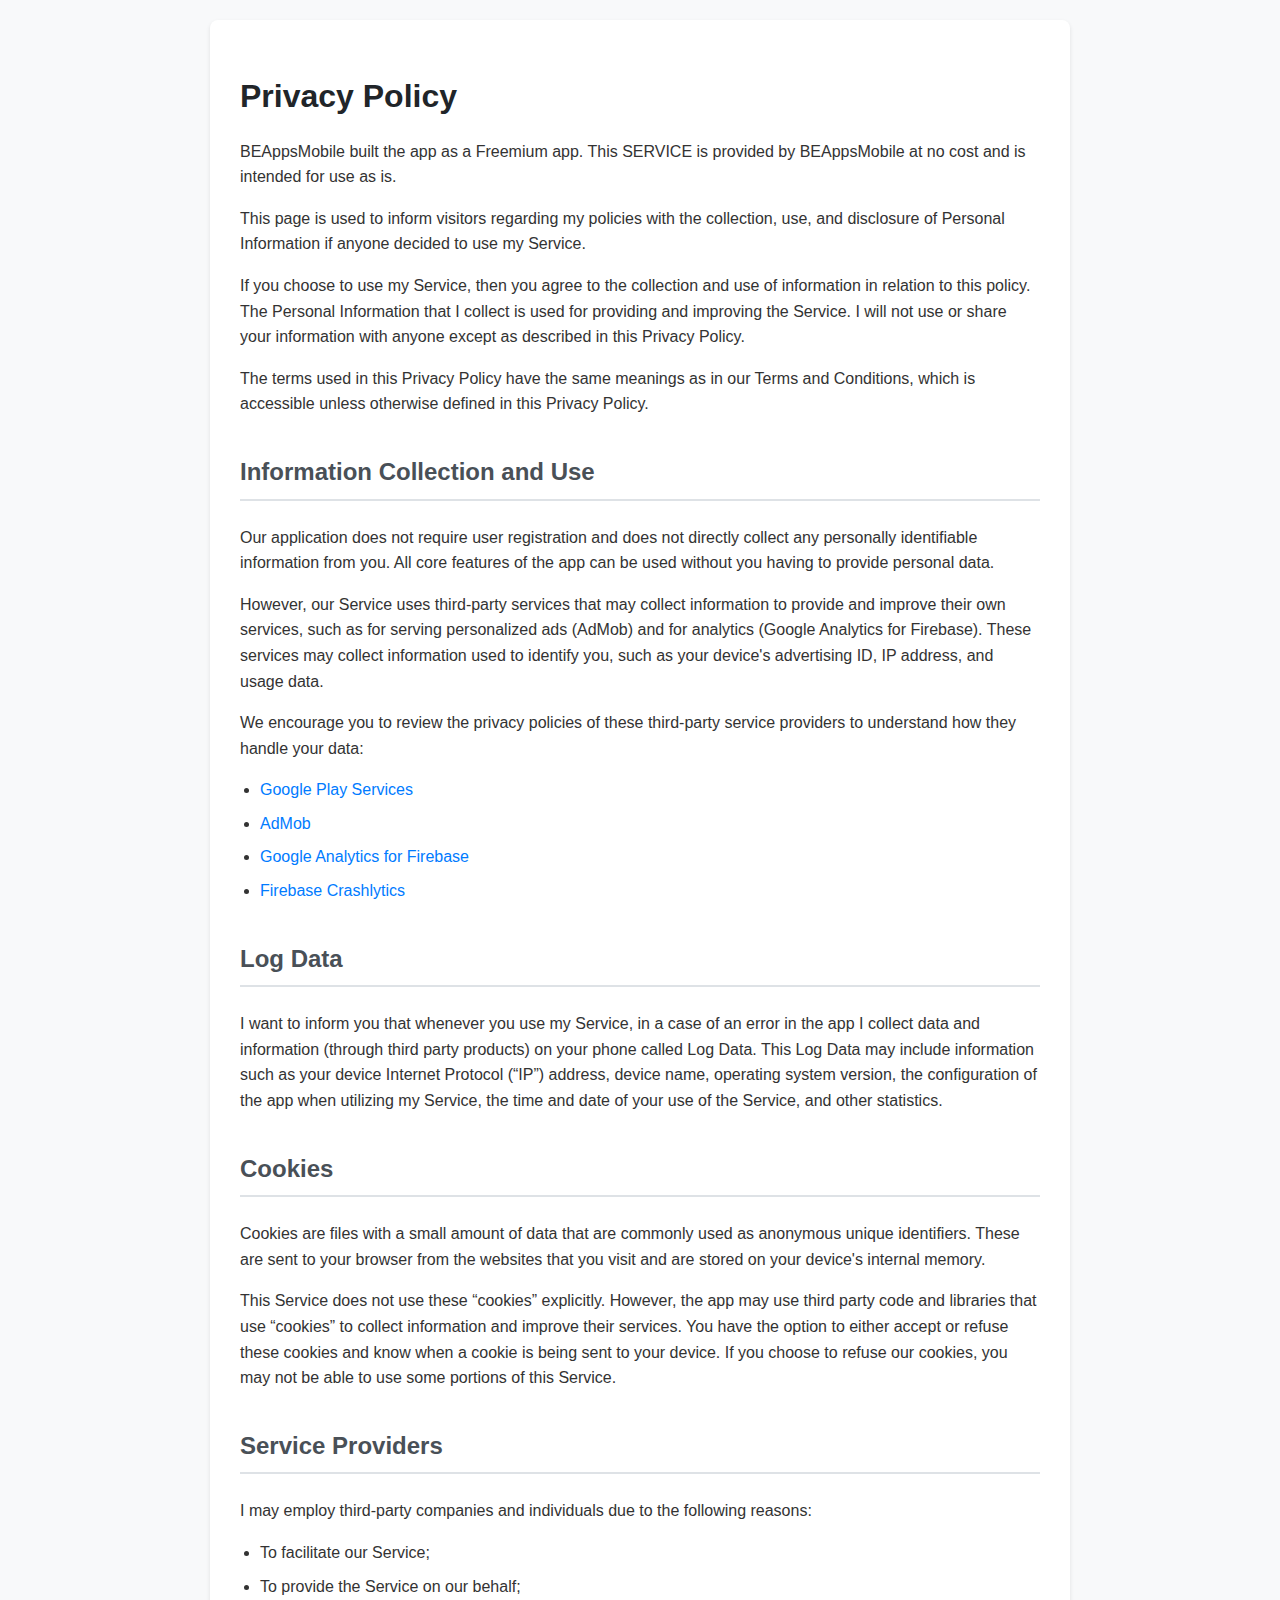
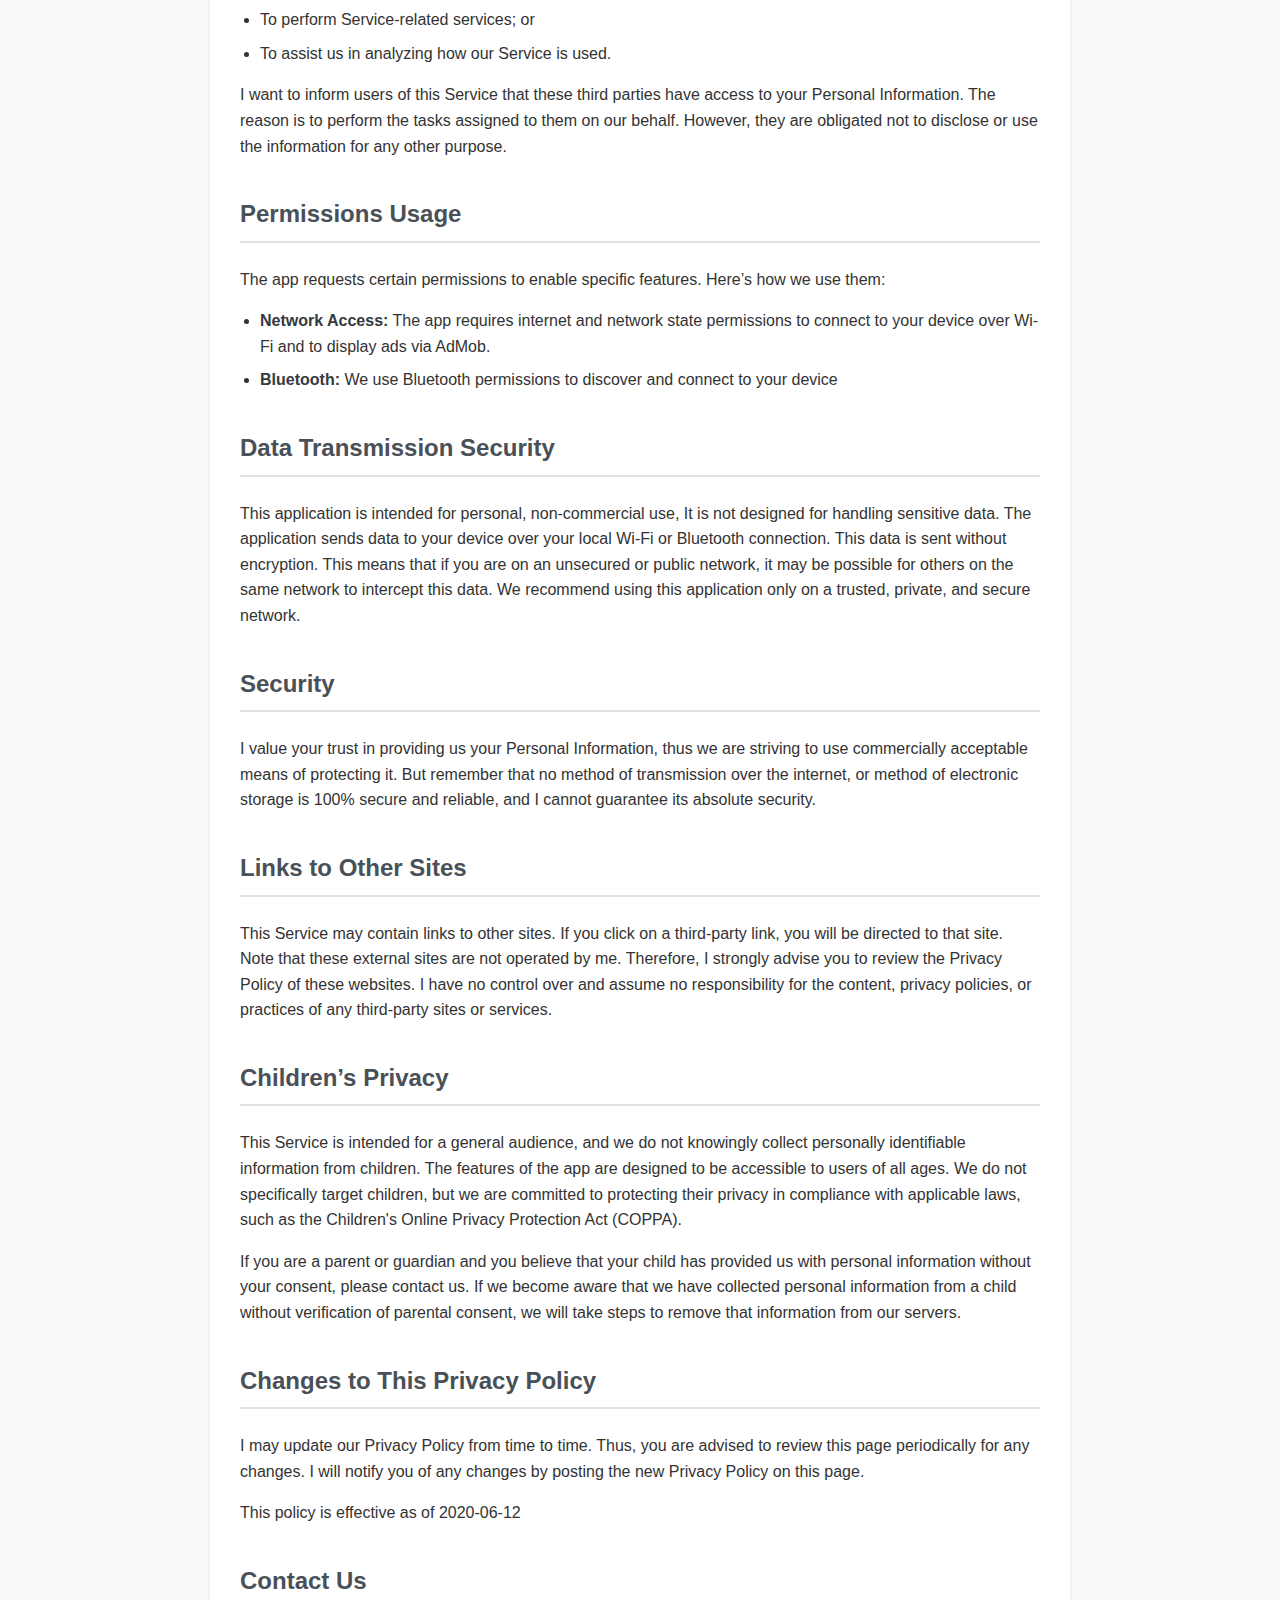
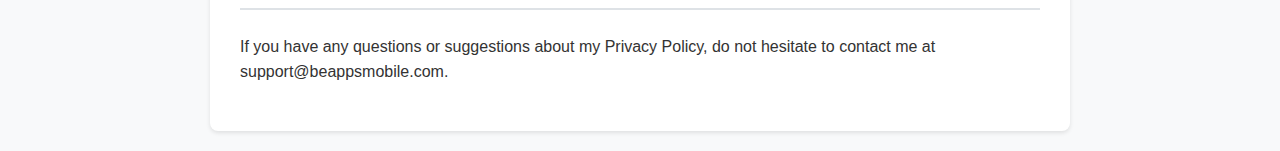
<file: privacy_policy2.html>
<!DOCTYPE html>
<html>
<head>
<title>Privacy Policy</title>
<meta name="viewport" content="width=device-width, initial-scale=1.0">
<style>
  body {
    font-family: -apple-system, BlinkMacSystemFont, "Segoe UI", Roboto, Helvetica, Arial, sans-serif;
    line-height: 1.6;
    color: #333;
    background-color: #f8f9fa;
    margin: 0;
    padding: 20px;
  }
  .container {
    max-width: 800px;
    margin: 0 auto;
    background-color: #fff;
    padding: 30px;
    border-radius: 8px;
    box-shadow: 0 2px 4px rgba(0,0,0,0.1);
  }
  h1 {
    color: #212529;
    font-size: 2em;
    margin-bottom: 0.5em;
  }
  h2 {
    color: #495057;
    font-size: 1.5em;
    margin-top: 1.5em;
    margin-bottom: 1em;
    border-bottom: 2px solid #dee2e6;
    padding-bottom: 0.3em;
  }
  p, ul {
    margin-bottom: 1em;
  }
  ul {
    padding-left: 20px;
  }
  li {
    margin-bottom: 0.5em;
  }
  a {
    color: #007bff;
    text-decoration: none;
  }
  a:hover {
    text-decoration: underline;
  }
  strong {
    color: #343a40;
  }
</style>
</head>
<body>

<div class="container">
  <h1>Privacy Policy</h1>

  <p>BEAppsMobile built the app as a Freemium app. This SERVICE is provided by BEAppsMobile at no cost and is intended for use as is.</p>

  <p>This page is used to inform visitors regarding my policies with the collection, use, and disclosure of Personal Information if anyone decided to use my Service.</p>

  <p>If you choose to use my Service, then you agree to the collection and use of information in relation to this policy. The Personal Information that I collect is used for providing and improving the Service. I will not use or share your information with anyone except as described in this Privacy Policy.</p>

  <p>The terms used in this Privacy Policy have the same meanings as in our Terms and Conditions, which is accessible unless otherwise defined in this Privacy Policy.</p>

  <h2>Information Collection and Use</h2>

  <p>Our application does not require user registration and does not directly collect any personally identifiable information from you. All core features of the app can be used without you having to provide personal data.</p>

  <p>However, our Service uses third-party services that may collect information to provide and improve their own services, such as for serving personalized ads (AdMob) and for analytics (Google Analytics for Firebase). These services may collect information used to identify you, such as your device's advertising ID, IP address, and usage data.</p>

  <p>We encourage you to review the privacy policies of these third-party service providers to understand how they handle your data:</p>
  <ul>
    <li><a href="https://www.google.com/policies/privacy/">Google Play Services</a></li>
    <li><a href="https://support.google.com/admob/answer/6128543?hl=en">AdMob</a></li>
    <li><a href="https://firebase.google.com/policies/analytics">Google Analytics for Firebase</a></li>
    <li><a href="https://firebase.google.com/support/privacy/">Firebase Crashlytics</a></li>
  </ul>

  <h2>Log Data</h2>

  <p>I want to inform you that whenever you use my Service, in a case of an error in the app I collect data and information (through third party products) on your phone called Log Data. This Log Data may include information such as your device Internet Protocol (“IP”) address, device name, operating system version, the configuration of the app when utilizing my Service, the time and date of your use of the Service, and other statistics.</p>

  <h2>Cookies</h2>

  <p>Cookies are files with a small amount of data that are commonly used as anonymous unique identifiers. These are sent to your browser from the websites that you visit and are stored on your device's internal memory.</p>

  <p>This Service does not use these “cookies” explicitly. However, the app may use third party code and libraries that use “cookies” to collect information and improve their services. You have the option to either accept or refuse these cookies and know when a cookie is being sent to your device. If you choose to refuse our cookies, you may not be able to use some portions of this Service.</p>

  <h2>Service Providers</h2>

  <p>I may employ third-party companies and individuals due to the following reasons:</p>
  <ul>
    <li>To facilitate our Service;</li>
    <li>To provide the Service on our behalf;</li>
    <li>To perform Service-related services; or</li>
    <li>To assist us in analyzing how our Service is used.</li>
  </ul>

  <p>I want to inform users of this Service that these third parties have access to your Personal Information. The reason is to perform the tasks assigned to them on our behalf. However, they are obligated not to disclose or use the information for any other purpose.</p>

  <h2>Permissions Usage</h2>

  <p>The app requests certain permissions to enable specific features. Here’s how we use them:</p>
  <ul>
    <li><strong>Network Access:</strong> The app requires internet and network state permissions to connect to your device over Wi-Fi and to display ads via AdMob.</li>
	<li><strong>Bluetooth:</strong> We use Bluetooth permissions to discover and connect to your device</li>
  </ul>

  <h2>Data Transmission Security</h2>

  <p>This application is intended for personal, non-commercial use, It is not designed for handling sensitive data. The application sends data to your device over your local Wi-Fi or Bluetooth connection. This data is sent without encryption. This means that if you are on an unsecured or public network, it may be possible for others on the same network to intercept this data. We recommend using this application only on a trusted, private, and secure network.</p>

  <h2>Security</h2>

  <p>I value your trust in providing us your Personal Information, thus we are striving to use commercially acceptable means of protecting it. But remember that no method of transmission over the internet, or method of electronic storage is 100% secure and reliable, and I cannot guarantee its absolute security.</p>

  <h2>Links to Other Sites</h2>

  <p>This Service may contain links to other sites. If you click on a third-party link, you will be directed to that site. Note that these external sites are not operated by me. Therefore, I strongly advise you to review the Privacy Policy of these websites. I have no control over and assume no responsibility for the content, privacy policies, or practices of any third-party sites or services.</p>

  <h2>Children’s Privacy</h2>

  <p>This Service is intended for a general audience, and we do not knowingly collect personally identifiable information from children. The features of the app are designed to be accessible to users of all ages. We do not specifically target children, but we are committed to protecting their privacy in compliance with applicable laws, such as the Children's Online Privacy Protection Act (COPPA).</p>
  <p>If you are a parent or guardian and you believe that your child has provided us with personal information without your consent, please contact us. If we become aware that we have collected personal information from a child without verification of parental consent, we will take steps to remove that information from our servers.</p>

  <h2>Changes to This Privacy Policy</h2>

  <p>I may update our Privacy Policy from time to time. Thus, you are advised to review this page periodically for any changes. I will notify you of any changes by posting the new Privacy Policy on this page.</p>

  <p>This policy is effective as of 2020-06-12</p>

  <h2>Contact Us</h2>

  <p>If you have any questions or suggestions about my Privacy Policy, do not hesitate to contact me at support@beappsmobile.com.</p>
</div>

</body>
</html>
</file>
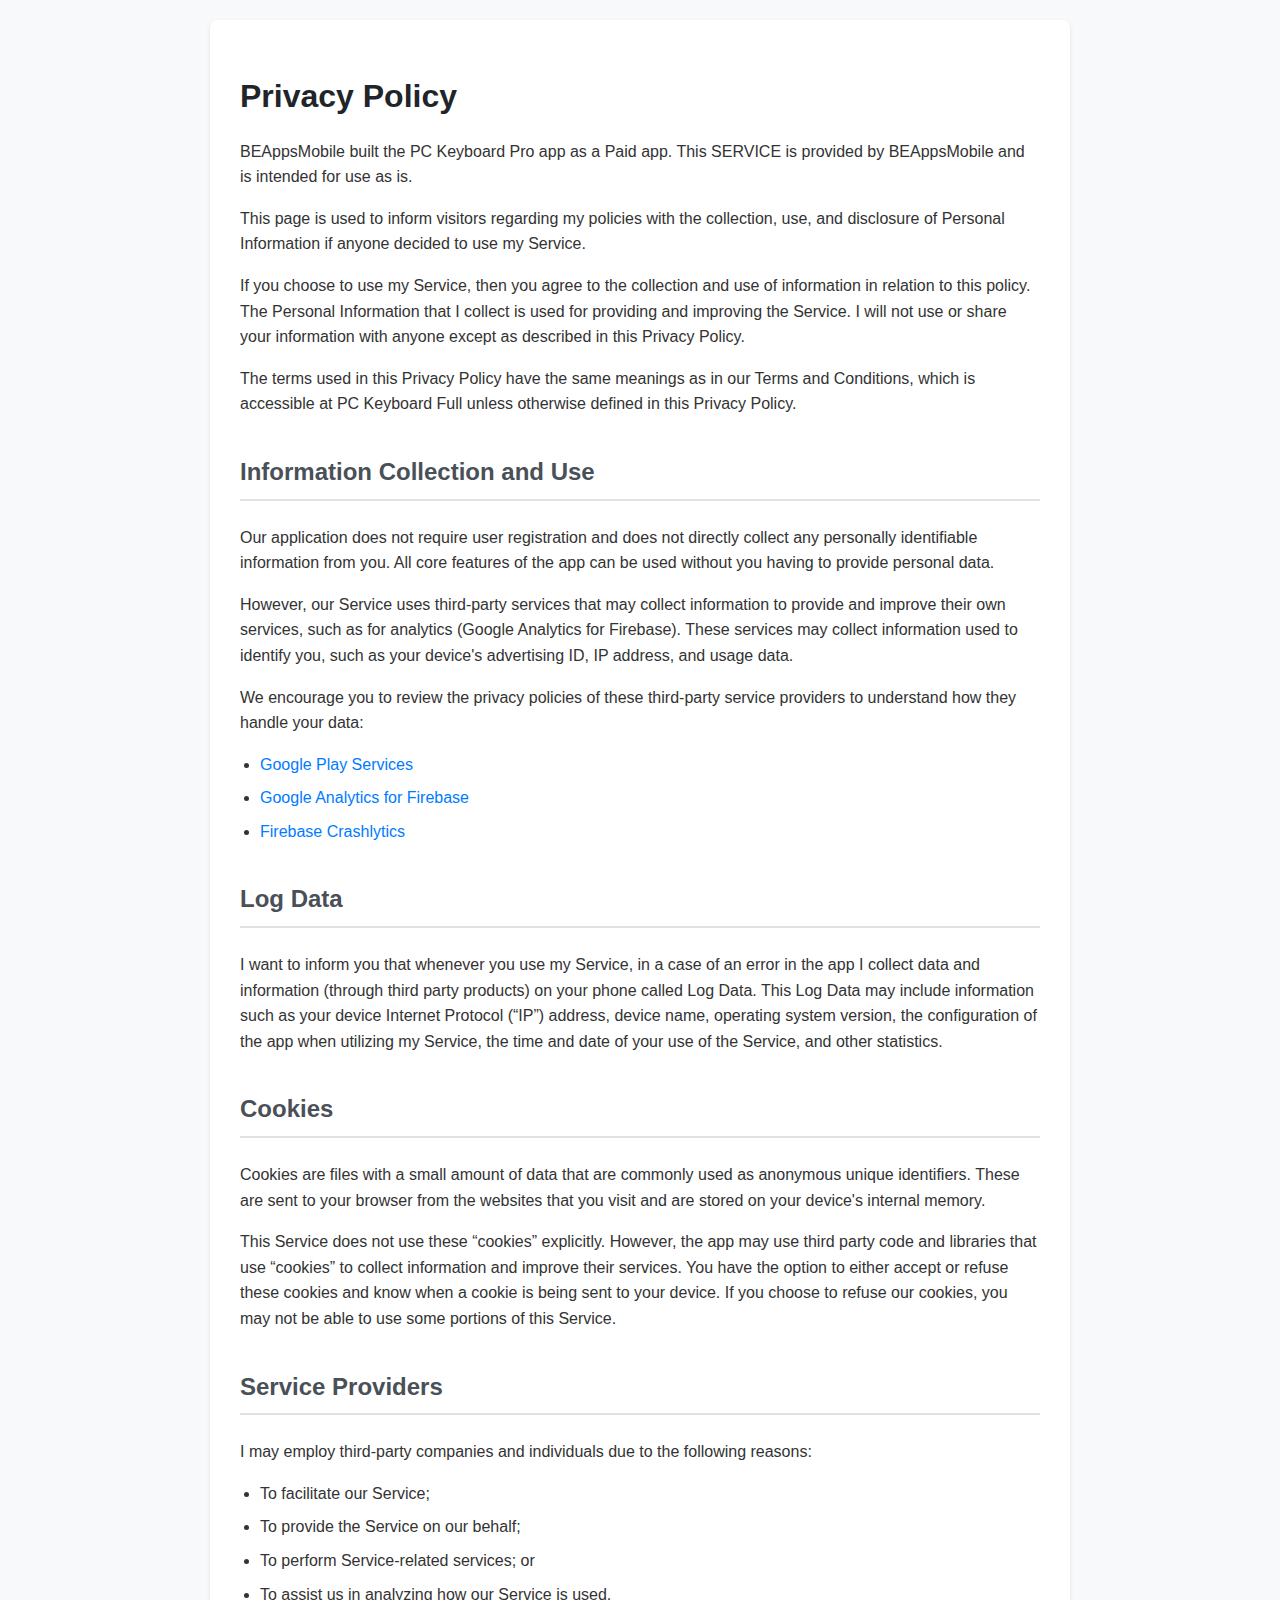
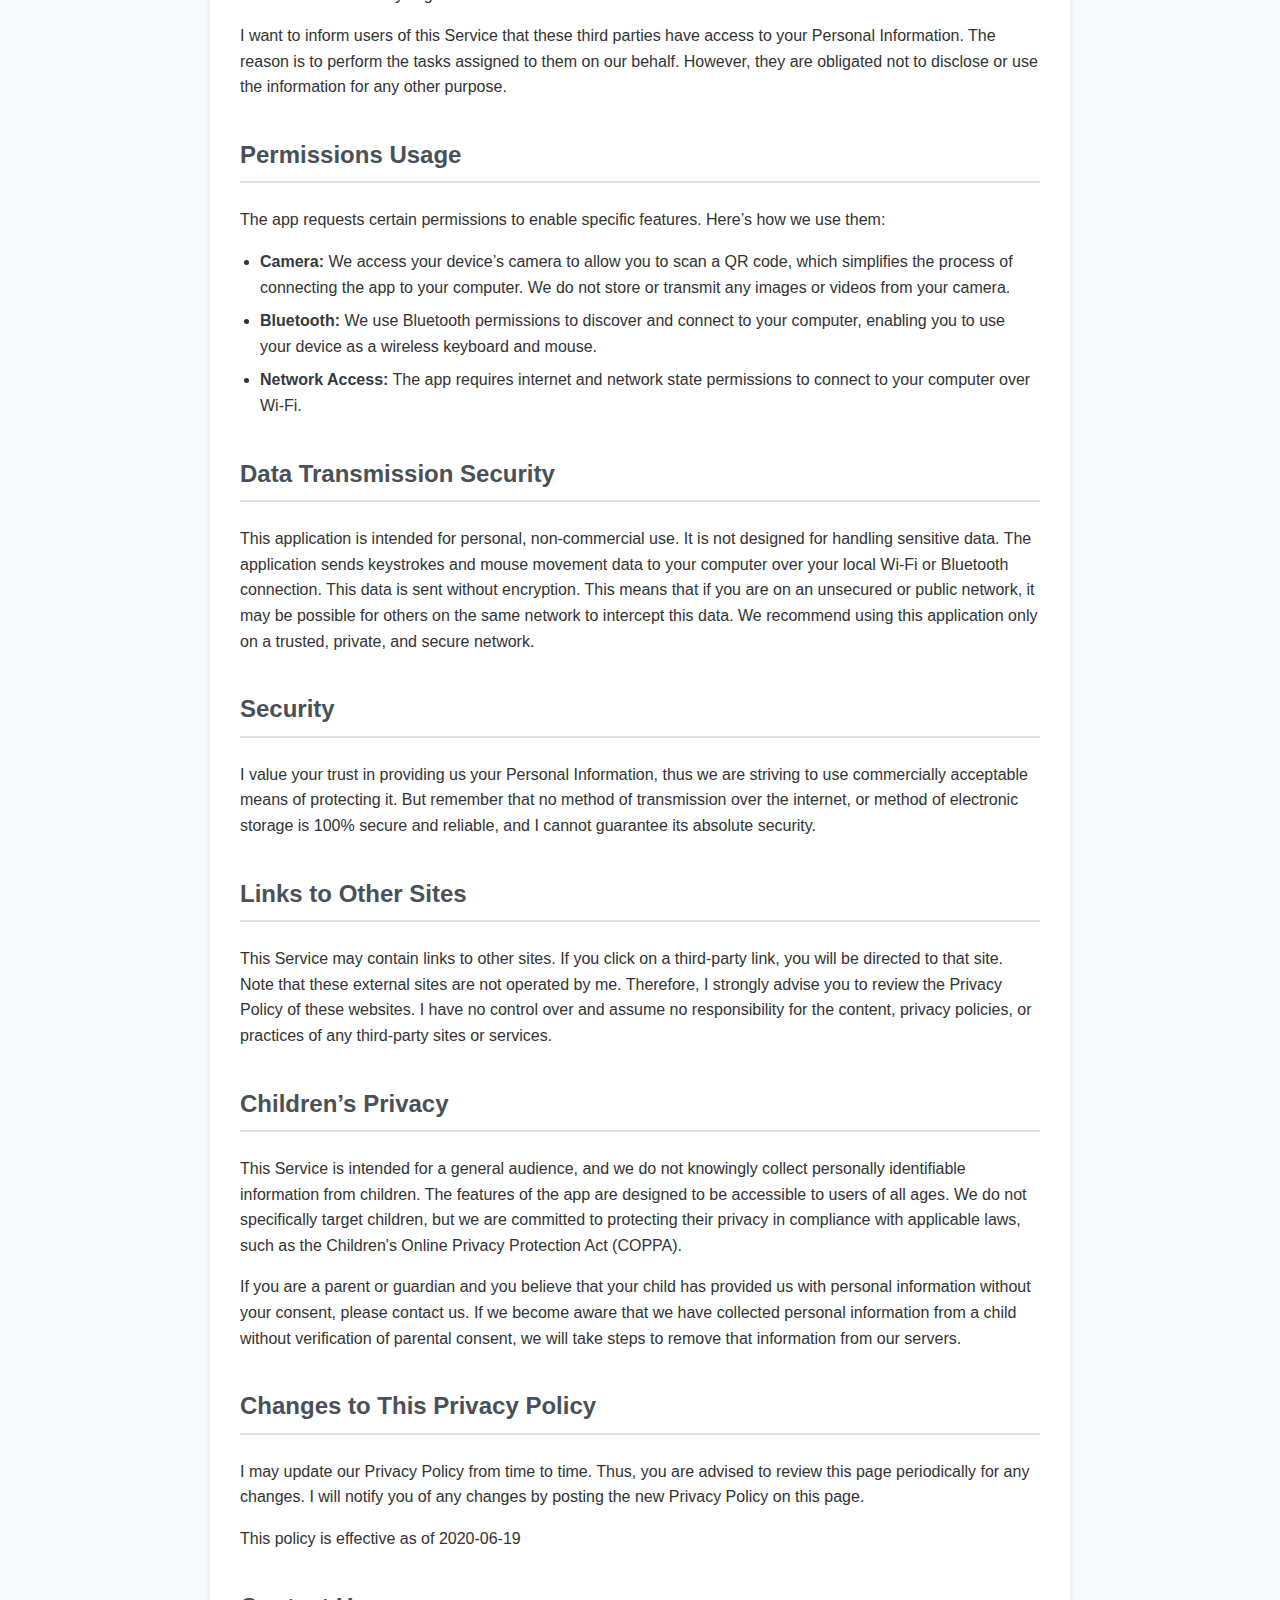
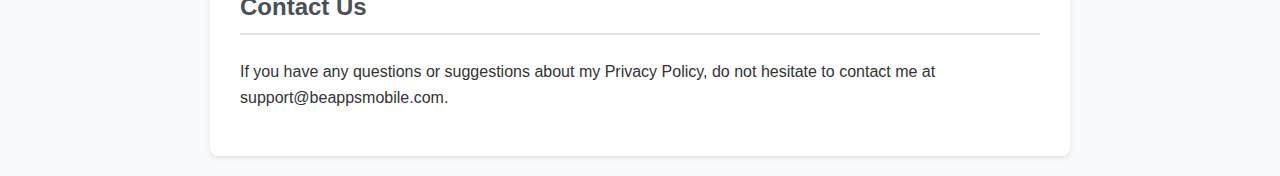
<file: privacy_policy_full_version.html>
<!DOCTYPE html>
<html>
<head>
<title>Privacy Policy</title>
<meta name="viewport" content="width=device-width, initial-scale=1.0">
<style>
  body {
    font-family: -apple-system, BlinkMacSystemFont, "Segoe UI", Roboto, Helvetica, Arial, sans-serif;
    line-height: 1.6;
    color: #333;
    background-color: #f8f9fa;
    margin: 0;
    padding: 20px;
  }
  .container {
    max-width: 800px;
    margin: 0 auto;
    background-color: #fff;
    padding: 30px;
    border-radius: 8px;
    box-shadow: 0 2px 4px rgba(0,0,0,0.1);
  }
  h1 {
    color: #212529;
    font-size: 2em;
    margin-bottom: 0.5em;
  }
  h2 {
    color: #495057;
    font-size: 1.5em;
    margin-top: 1.5em;
    margin-bottom: 1em;
    border-bottom: 2px solid #dee2e6;
    padding-bottom: 0.3em;
  }
  p, ul {
    margin-bottom: 1em;
  }
  ul {
    padding-left: 20px;
  }
  li {
    margin-bottom: 0.5em;
  }
  a {
    color: #007bff;
    text-decoration: none;
  }
  a:hover {
    text-decoration: underline;
  }
  strong {
    color: #343a40;
  }
</style>
</head>
<body>

<div class="container">
  <h1>Privacy Policy</h1>

  <p>BEAppsMobile built the PC Keyboard Pro app as a Paid app. This SERVICE is provided by BEAppsMobile and is intended for use as is.</p>

  <p>This page is used to inform visitors regarding my policies with the collection, use, and disclosure of Personal Information if anyone decided to use my Service.</p>

  <p>If you choose to use my Service, then you agree to the collection and use of information in relation to this policy. The Personal Information that I collect is used for providing and improving the Service. I will not use or share your information with anyone except as described in this Privacy Policy.</p>

  <p>The terms used in this Privacy Policy have the same meanings as in our Terms and Conditions, which is accessible at PC Keyboard Full unless otherwise defined in this Privacy Policy.</p>

  <h2>Information Collection and Use</h2>

  <p>Our application does not require user registration and does not directly collect any personally identifiable information from you. All core features of the app can be used without you having to provide personal data.</p>

  <p>However, our Service uses third-party services that may collect information to provide and improve their own services, such as for analytics (Google Analytics for Firebase). These services may collect information used to identify you, such as your device's advertising ID, IP address, and usage data.</p>

  <p>We encourage you to review the privacy policies of these third-party service providers to understand how they handle your data:</p>
  <ul>
    <li><a href="https://www.google.com/policies/privacy/">Google Play Services</a></li>
    <li><a href="https://firebase.google.com/policies/analytics">Google Analytics for Firebase</a></li>
    <li><a href="https://firebase.google.com/support/privacy/">Firebase Crashlytics</a></li>
  </ul>

  <h2>Log Data</h2>

  <p>I want to inform you that whenever you use my Service, in a case of an error in the app I collect data and information (through third party products) on your phone called Log Data. This Log Data may include information such as your device Internet Protocol (“IP”) address, device name, operating system version, the configuration of the app when utilizing my Service, the time and date of your use of the Service, and other statistics.</p>

  <h2>Cookies</h2>

  <p>Cookies are files with a small amount of data that are commonly used as anonymous unique identifiers. These are sent to your browser from the websites that you visit and are stored on your device's internal memory.</p>

  <p>This Service does not use these “cookies” explicitly. However, the app may use third party code and libraries that use “cookies” to collect information and improve their services. You have the option to either accept or refuse these cookies and know when a cookie is being sent to your device. If you choose to refuse our cookies, you may not be able to use some portions of this Service.</p>

  <h2>Service Providers</h2>

  <p>I may employ third-party companies and individuals due to the following reasons:</p>
  <ul>
    <li>To facilitate our Service;</li>
    <li>To provide the Service on our behalf;</li>
    <li>To perform Service-related services; or</li>
    <li>To assist us in analyzing how our Service is used.</li>
  </ul>

  <p>I want to inform users of this Service that these third parties have access to your Personal Information. The reason is to perform the tasks assigned to them on our behalf. However, they are obligated not to disclose or use the information for any other purpose.</p>

  <h2>Permissions Usage</h2>

  <p>The app requests certain permissions to enable specific features. Here’s how we use them:</p>
  <ul>
    <li><strong>Camera:</strong> We access your device’s camera to allow you to scan a QR code, which simplifies the process of connecting the app to your computer. We do not store or transmit any images or videos from your camera.</li>
    <li><strong>Bluetooth:</strong> We use Bluetooth permissions to discover and connect to your computer, enabling you to use your device as a wireless keyboard and mouse.</li>
    <li><strong>Network Access:</strong> The app requires internet and network state permissions to connect to your computer over Wi-Fi.</li>
  </ul>

  <h2>Data Transmission Security</h2>

  <p>This application is intended for personal, non-commercial use. It is not designed for handling sensitive data. The application sends keystrokes and mouse movement data to your computer over your local Wi-Fi or Bluetooth connection. This data is sent without encryption. This means that if you are on an unsecured or public network, it may be possible for others on the same network to intercept this data. We recommend using this application only on a trusted, private, and secure network.</p>

  <h2>Security</h2>

  <p>I value your trust in providing us your Personal Information, thus we are striving to use commercially acceptable means of protecting it. But remember that no method of transmission over the internet, or method of electronic storage is 100% secure and reliable, and I cannot guarantee its absolute security.</p>

  <h2>Links to Other Sites</h2>

  <p>This Service may contain links to other sites. If you click on a third-party link, you will be directed to that site. Note that these external sites are not operated by me. Therefore, I strongly advise you to review the Privacy Policy of these websites. I have no control over and assume no responsibility for the content, privacy policies, or practices of any third-party sites or services.</p>

  <h2>Children’s Privacy</h2>

  <p>This Service is intended for a general audience, and we do not knowingly collect personally identifiable information from children. The features of the app are designed to be accessible to users of all ages. We do not specifically target children, but we are committed to protecting their privacy in compliance with applicable laws, such as the Children's Online Privacy Protection Act (COPPA).</p>
  <p>If you are a parent or guardian and you believe that your child has provided us with personal information without your consent, please contact us. If we become aware that we have collected personal information from a child without verification of parental consent, we will take steps to remove that information from our servers.</p>

  <h2>Changes to This Privacy Policy</h2>

  <p>I may update our Privacy Policy from time to time. Thus, you are advised to review this page periodically for any changes. I will notify you of any changes by posting the new Privacy Policy on this page.</p>

  <p>This policy is effective as of 2020-06-19</p>

  <h2>Contact Us</h2>

  <p>If you have any questions or suggestions about my Privacy Policy, do not hesitate to contact me at support@beappsmobile.com.</p>
</div>

</body>
</html>
</file>
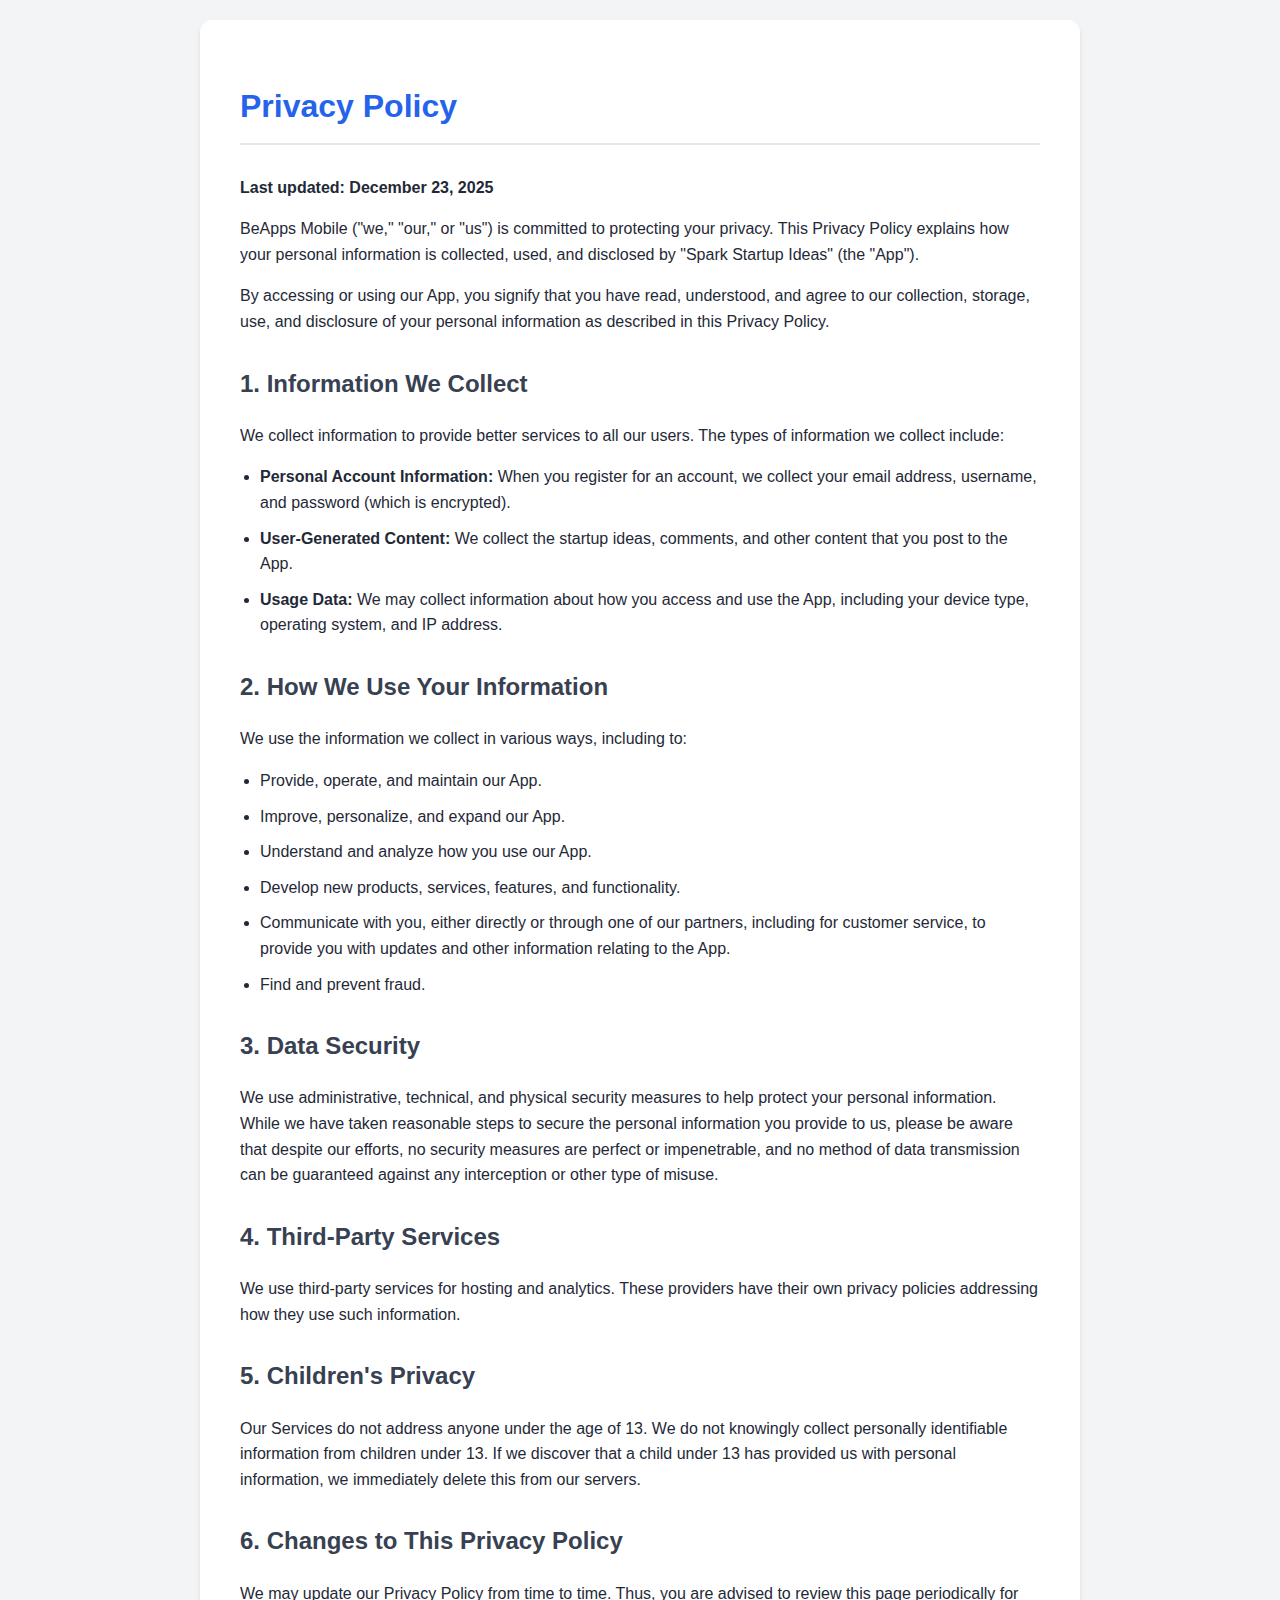
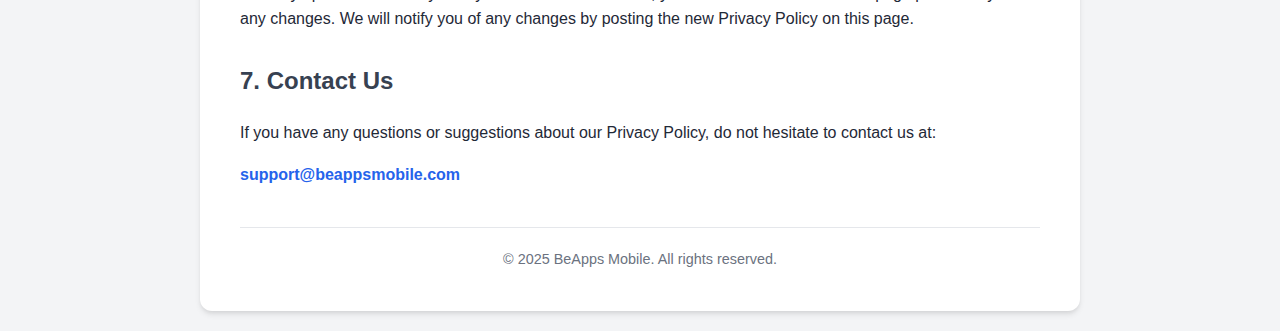
<file: privacy_policy_startup.html>
<!DOCTYPE html>
<html lang="en">
<head>
    <meta charset="UTF-8">
    <meta name="viewport" content="width=device-width, initial-scale=1.0">
    <title>Privacy Policy - Spark Startup Ideas</title>
    <style>
        :root {
            --primary-color: #2563eb;
            --text-color: #1f2937;
            --bg-color: #f3f4f6;
            --container-bg: #ffffff;
        }

        body {
            font-family: 'Segoe UI', Roboto, Helvetica, Arial, sans-serif;
            line-height: 1.6;
            color: var(--text-color);
            background-color: var(--bg-color);
            margin: 0;
            padding: 20px;
        }

        .container {
            max-width: 800px;
            margin: 0 auto;
            background: var(--container-bg);
            padding: 40px;
            border-radius: 12px;
            box-shadow: 0 4px 6px -1px rgba(0, 0, 0, 0.1), 0 2px 4px -1px rgba(0, 0, 0, 0.06);
        }

        h1 {
            color: var(--primary-color);
            border-bottom: 2px solid #e5e7eb;
            padding-bottom: 10px;
            margin-bottom: 30px;
        }

        h2 {
            color: #374151;
            margin-top: 30px;
        }

        ul {
            padding-left: 20px;
        }

        li {
            margin-bottom: 10px;
        }

        .footer {
            margin-top: 40px;
            padding-top: 20px;
            border-top: 1px solid #e5e7eb;
            font-size: 0.9em;
            color: #6b7280;
            text-align: center;
        }
        
        .contact-email {
            font-weight: bold;
            color: var(--primary-color);
        }
    </style>
</head>
<body>
    <div class="container">
        <h1>Privacy Policy</h1>
        <p><strong>Last updated: December 23, 2025</strong></p>

        <p>BeApps Mobile ("we," "our," or "us") is committed to protecting your privacy. This Privacy Policy explains how your personal information is collected, used, and disclosed by "Spark Startup Ideas" (the "App").</p>

        <p>By accessing or using our App, you signify that you have read, understood, and agree to our collection, storage, use, and disclosure of your personal information as described in this Privacy Policy.</p>

        <h2>1. Information We Collect</h2>
        <p>We collect information to provide better services to all our users. The types of information we collect include:</p>
        <ul>
            <li><strong>Personal Account Information:</strong> When you register for an account, we collect your email address, username, and password (which is encrypted).</li>
            <li><strong>User-Generated Content:</strong> We collect the startup ideas, comments, and other content that you post to the App.</li>
            <li><strong>Usage Data:</strong> We may collect information about how you access and use the App, including your device type, operating system, and IP address.</li>
        </ul>

        <h2>2. How We Use Your Information</h2>
        <p>We use the information we collect in various ways, including to:</p>
        <ul>
            <li>Provide, operate, and maintain our App.</li>
            <li>Improve, personalize, and expand our App.</li>
            <li>Understand and analyze how you use our App.</li>
            <li>Develop new products, services, features, and functionality.</li>
            <li>Communicate with you, either directly or through one of our partners, including for customer service, to provide you with updates and other information relating to the App.</li>
            <li>Find and prevent fraud.</li>
        </ul>

        <h2>3. Data Security</h2>
        <p>We use administrative, technical, and physical security measures to help protect your personal information. While we have taken reasonable steps to secure the personal information you provide to us, please be aware that despite our efforts, no security measures are perfect or impenetrable, and no method of data transmission can be guaranteed against any interception or other type of misuse.</p>

        <h2>4. Third-Party Services</h2>
        <p>We use third-party services for hosting and analytics. These providers have their own privacy policies addressing how they use such information.</p>
        
        <h2>5. Children's Privacy</h2>
        <p>Our Services do not address anyone under the age of 13. We do not knowingly collect personally identifiable information from children under 13. If we discover that a child under 13 has provided us with personal information, we immediately delete this from our servers.</p>

        <h2>6. Changes to This Privacy Policy</h2>
        <p>We may update our Privacy Policy from time to time. Thus, you are advised to review this page periodically for any changes. We will notify you of any changes by posting the new Privacy Policy on this page.</p>

        <h2>7. Contact Us</h2>
        <p>If you have any questions or suggestions about our Privacy Policy, do not hesitate to contact us at:</p>
        <p class="contact-email">support@beappsmobile.com</p>

        <div class="footer">
            &copy; 2025 BeApps Mobile. All rights reserved.
        </div>
    </div>
</body>
</html>
</file>
<file: assets/css/default.css>
/* Deafult Margin & Padding */
/*-- Margin Top --*/
.mt-5 {
	margin-top: 5px;
}
.mt-10 {
	margin-top: 10px;
}
.mt-15 {
	margin-top: 15px;
}
.mt-20 {
	margin-top: 20px;
}
.mt-25 {
	margin-top: 25px;
}
.mt-30 {
	margin-top: 30px;
}
.mt-35 {
	margin-top: 35px;
}
.mt-40 {
	margin-top: 40px;
}
.mt-45 {
	margin-top: 45px;
}
.mt-50 {
	margin-top: 50px;
}
.mt-55 {
	margin-top: 55px;
}
.mt-60 {
	margin-top: 60px;
}
.mt-65 {
	margin-top: 65px;
}
.mt-70 {
	margin-top: 70px;
}
.mt-75 {
	margin-top: 75px;
}
.mt-80 {
	margin-top: 80px;
}
.mt-85 {
	margin-top: 85px;
}
.mt-90 {
	margin-top: 90px;
}
.mt-95 {
	margin-top: 95px;
}
.mt-100 {
	margin-top: 100px;
}
.mt-105 {
	margin-top: 105px;
}
.mt-110 {
	margin-top: 110px;
}
.mt-115 {
	margin-top: 115px;
}
.mt-120 {
	margin-top: 120px;
}
.mt-125 {
	margin-top: 125px;
}
.mt-130 {
	margin-top: 130px;
}
.mt-135 {
	margin-top: 135px;
}
.mt-140 {
	margin-top: 140px;
}
.mt-145 {
	margin-top: 145px;
}
.mt-150 {
	margin-top: 150px;
}
.mt-155 {
	margin-top: 155px;
}
.mt-160 {
	margin-top: 160px;
}
.mt-165 {
	margin-top: 165px;
}
.mt-170 {
	margin-top: 170px;
}
.mt-175 {
	margin-top: 175px;
}
.mt-180 {
	margin-top: 180px;
}
.mt-185 {
	margin-top: 185px;
}
.mt-190 {
	margin-top: 190px;
}
.mt-195 {
	margin-top: 195px;
}
.mt-200 {
	margin-top: 200px;
}
/*-- Margin Bottom --*/

.mb-5 {
	margin-bottom: 5px;
}
.mb-10 {
	margin-bottom: 10px;
}
.mb-15 {
	margin-bottom: 15px;
}
.mb-20 {
	margin-bottom: 20px;
}
.mb-25 {
	margin-bottom: 25px;
}
.mb-30 {
	margin-bottom: 30px;
}
.mb-35 {
	margin-bottom: 35px;
}
.mb-40 {
	margin-bottom: 40px;
}
.mb-45 {
	margin-bottom: 45px;
}
.mb-50 {
	margin-bottom: 50px;
}
.mb-55 {
	margin-bottom: 55px;
}
.mb-60 {
	margin-bottom: 60px;
}
.mb-65 {
	margin-bottom: 65px;
}
.mb-70 {
	margin-bottom: 70px;
}
.mb-75 {
	margin-bottom: 75px;
}
.mb-80 {
	margin-bottom: 80px;
}
.mb-85 {
	margin-bottom: 85px;
}
.mb-90 {
	margin-bottom: 90px;
}
.mb-95 {
	margin-bottom: 95px;
}
.mb-100 {
	margin-bottom: 100px;
}
.mb-105 {
	margin-bottom: 105px;
}
.mb-110 {
	margin-bottom: 110px;
}
.mb-115 {
	margin-bottom: 115px;
}
.mb-120 {
	margin-bottom: 120px;
}
.mb-125 {
	margin-bottom: 125px;
}
.mb-130 {
	margin-bottom: 130px;
}
.mb-135 {
	margin-bottom: 135px;
}
.mb-140 {
	margin-bottom: 140px;
}
.mb-145 {
	margin-bottom: 145px;
}
.mb-150 {
	margin-bottom: 150px;
}
.mb-155 {
	margin-bottom: 155px;
}
.mb-160 {
	margin-bottom: 160px;
}
.mb-165 {
	margin-bottom: 165px;
}
.mb-170 {
	margin-bottom: 170px;
}
.mb-175 {
	margin-bottom: 175px;
}
.mb-180 {
	margin-bottom: 180px;
}
.mb-185 {
	margin-bottom: 185px;
}
.mb-190 {
	margin-bottom: 190px;
}
.mb-195 {
	margin-bottom: 195px;
}
.mb-200 {
	margin-bottom: 200px;
}
/*-- margin left --*/
.ml-5 {
	margin-left: 5px;
}
.ml-10 {
	margin-left: 10px;
}
.ml-15 {
	margin-left: 15px;
}
.ml-20 {
	margin-left: 20px;
}
.ml-25 {
	margin-left: 25px;
}
.ml-30 {
	margin-left: 30px;
}
.ml-35 {
	margin-left: 35px;
}
.ml-40 {
	margin-left: 40px;
}
.ml-45 {
	margin-left: 45px;
}
.ml-50 {
	margin-left: 50px;
}
.ml-55 {
	margin-left: 55px;
}
.ml-60 {
	margin-left: 60px;
}
.ml-65 {
	margin-left: 65px;
}
.ml-70 {
	margin-left: 70px;
}
.ml-75 {
	margin-left: 75px;
}
.ml-80 {
	margin-left: 80px;
}
.ml-85 {
	margin-left: 85px;
}
.ml-90 {
	margin-left: 90px;
}
.ml-95 {
	margin-left: 95px;
}
.ml-100 {
	margin-left: 100px;
}
.ml-105 {
	margin-left: 105px;
}
.ml-110 {
	margin-left: 110px;
}
.ml-115 {
	margin-left: 115px;
}
.ml-120 {
	margin-left: 120px;
}
.ml-125 {
	margin-left: 125px;
}
.ml-130 {
	margin-left: 130px;
}
.ml-135 {
	margin-left: 135px;
}
.ml-140 {
	margin-left: 140px;
}
.ml-145 {
	margin-left: 145px;
}
.ml-150 {
	margin-left: 150px;
}
.ml-155 {
	margin-left: 155px;
}
.ml-160 {
	margin-left: 160px;
}
.ml-165 {
	margin-left: 165px;
}
.ml-170 {
	margin-left: 170px;
}
.ml-175 {
	margin-left: 175px;
}
.ml-180 {
	margin-left: 180px;
}
.ml-185 {
	margin-left: 185px;
}
.ml-190 {
	margin-left: 190px;
}
.ml-195 {
	margin-left: 195px;
}
.ml-200 {
	margin-left: 200px;
}
/*-- margin right --*/
.mr-5 {
	margin-right: 5px;
}
.mr-10 {
	margin-right: 10px;
}
.mr-15 {
	margin-right: 15px;
}
.mr-20 {
	margin-right: 20px;
}
.mr-25 {
	margin-right: 25px;
}
.mr-30 {
	margin-right: 30px;
}
.mr-35 {
	margin-right: 35px;
}
.mr-40 {
	margin-right: 40px;
}
.mr-45 {
	margin-right: 45px;
}
.mr-50 {
	margin-right: 50px;
}
.mr-55 {
	margin-right: 55px;
}
.mr-60 {
	margin-right: 60px;
}
.mr-65 {
	margin-right: 65px;
}
.mr-70 {
	margin-right: 70px;
}
.mr-75 {
	margin-right: 75px;
}
.mr-80 {
	margin-right: 80px;
}
.mr-85 {
	margin-right: 85px;
}
.mr-90 {
	margin-right: 90px;
}
.mr-95 {
	margin-right: 95px;
}
.mr-100 {
	margin-right: 100px;
}
.mr-105 {
	margin-right: 105px;
}
.mr-110 {
	margin-right: 110px;
}
.mr-115 {
	margin-right: 115px;
}
.mr-120 {
	margin-right: 120px;
}
.mr-125 {
	margin-right: 125px;
}
.mr-130 {
	margin-right: 130px;
}
.mr-135 {
	margin-right: 135px;
}
.mr-140 {
	margin-right: 140px;
}
.mr-145 {
	margin-right: 145px;
}
.mr-150 {
	margin-right: 150px;
}
.mr-155 {
	margin-right: 155px;
}
.mr-160 {
	margin-right: 160px;
}
.mr-165 {
	margin-right: 165px;
}
.mr-170 {
	margin-right: 170px;
}
.mr-175 {
	margin-right: 175px;
}
.mr-180 {
	margin-right: 180px;
}
.mr-185 {
	margin-right: 185px;
}
.mr-190 {
	margin-right: 190px;
}
.mr-195 {
	margin-right: 195px;
}
.mr-200 {
	margin-right: 200px;
}


/*-- Padding Top --*/

.pt-5 {
	padding-top: 5px;
}
.pt-10 {
	padding-top: 10px;
}
.pt-15 {
	padding-top: 15px;
}
.pt-20 {
	padding-top: 20px;
}
.pt-25 {
	padding-top: 25px;
}
.pt-30 {
	padding-top: 30px;
}
.pt-35 {
	padding-top: 35px;
}
.pt-40 {
	padding-top: 40px;
}
.pt-45 {
	padding-top: 45px;
}
.pt-50 {
	padding-top: 50px;
}
.pt-55 {
	padding-top: 55px;
}
.pt-60 {
	padding-top: 60px;
}
.pt-65 {
	padding-top: 65px;
}
.pt-70 {
	padding-top: 70px;
}
.pt-75 {
	padding-top: 75px;
}
.pt-80 {
	padding-top: 80px;
}
.pt-85 {
	padding-top: 85px;
}
.pt-90 {
	padding-top: 90px;
}
.pt-95 {
	padding-top: 95px;
}
.pt-100 {
	padding-top: 100px;
}
.pt-105 {
	padding-top: 105px;
}
.pt-110 {
	padding-top: 110px;
}
.pt-115 {
	padding-top: 115px;
}
.pt-120 {
	padding-top: 120px;
}
.pt-125 {
	padding-top: 125px;
}
.pt-130 {
	padding-top: 130px;
}
.pt-135 {
	padding-top: 135px;
}
.pt-140 {
	padding-top: 140px;
}
.pt-145 {
	padding-top: 145px;
}
.pt-150 {
	padding-top: 150px;
}
.pt-155 {
	padding-top: 155px;
}
.pt-160 {
	padding-top: 160px;
}
.pt-165 {
	padding-top: 165px;
}
.pt-170 {
	padding-top: 170px;
}
.pt-175 {
	padding-top: 175px;
}
.pt-180 {
	padding-top: 180px;
}
.pt-185 {
	padding-top: 185px;
}
.pt-190 {
	padding-top: 190px;
}
.pt-195 {
	padding-top: 195px;
}
.pt-200 {
	padding-top: 200px;
}
/*-- Padding Bottom --*/

.pb-5 {
	padding-bottom: 5px;
}
.pb-10 {
	padding-bottom: 10px;
}
.pb-15 {
	padding-bottom: 15px;
}
.pb-20 {
	padding-bottom: 20px;
}
.pb-25 {
	padding-bottom: 25px;
}
.pb-30 {
	padding-bottom: 30px;
}
.pb-35 {
	padding-bottom: 35px;
}
.pb-40 {
	padding-bottom: 40px;
}
.pb-45 {
	padding-bottom: 45px;
}
.pb-50 {
	padding-bottom: 50px;
}
.pb-55 {
	padding-bottom: 55px;
}
.pb-60 {
	padding-bottom: 60px;
}
.pb-65 {
	padding-bottom: 65px;
}
.pb-70 {
	padding-bottom: 70px;
}
.pb-75 {
	padding-bottom: 75px;
}
.pb-80 {
	padding-bottom: 80px;
}
.pb-85 {
	padding-bottom: 85px;
}
.pb-90 {
	padding-bottom: 90px;
}
.pb-95 {
	padding-bottom: 95px;
}
.pb-100 {
	padding-bottom: 100px;
}
.pb-105 {
	padding-bottom: 105px;
}
.pb-110 {
	padding-bottom: 110px;
}
.pb-115 {
	padding-bottom: 115px;
}
.pb-120 {
	padding-bottom: 120px;
}
.pb-125 {
	padding-bottom: 125px;
}
.pb-130 {
	padding-bottom: 130px;
}
.pb-135 {
	padding-bottom: 135px;
}
.pb-140 {
	padding-bottom: 140px;
}
.pb-145 {
	padding-bottom: 145px;
}
.pb-150 {
	padding-bottom: 150px;
}
.pb-155 {
	padding-bottom: 155px;
}
.pb-160 {
	padding-bottom: 160px;
}
.pb-165 {
	padding-bottom: 165px;
}
.pb-170 {
	padding-bottom: 170px;
}
.pb-175 {
	padding-bottom: 175px;
}
.pb-180 {
	padding-bottom: 180px;
}
.pb-185 {
	padding-bottom: 185px;
}
.pb-190 {
	padding-bottom: 190px;
}
.pb-195 {
	padding-bottom: 195px;
}
.pb-200 {
	padding-bottom: 200px;
}

/*-- Padding left --*/

.pl-0 {
	padding-left: 0px;
}
.pl-5 {
	padding-left: 5px;
}
.pl-10 {
	padding-left: 10px;
}
.pl-15 {
	padding-left: 15px;
}
.pl-20 {
	padding-left: 20px;
}
.pl-25 {
	padding-left: 25px;
}
.pl-30 {
	padding-left: 30px;
}
.pl-35 {
	padding-left: 35px;
}
.pl-40 {
	padding-left: 40px;
}
.pl-45 {
	padding-left: 45px;
}
.pl-50 {
	padding-left: 50px;
}
.pl-55 {
	padding-left: 55px;
}
.pl-60 {
	padding-left: 60px;
}
.pl-65 {
	padding-left: 65px;
}
.pl-70 {
	padding-left: 70px;
}
.pl-75 {
	padding-left: 75px;
}
.pl-80 {
	padding-left: 80px;
}
.pl-85 {
	padding-left: 85px;
}
.pl-90 {
	padding-left: 90px;
}
.pl-100 {
	padding-left: 100px;
}
.pl-105 {
	padding-left: 105px;
}
.pl-110 {
	padding-left: 110px;
}
.pl-115 {
	padding-left: 115px;
}
.pl-120 {
	padding-left: 120px;
}
.pl-125 {
	padding-left: 125px;
}
/*-- Padding right --*/

.pr-0 {
	padding-right: 0px;
}
.pr-5 {
	padding-right: 5px;
}
.pr-10 {
	padding-right: 10px;
}
.pr-15 {
	padding-right: 15px;
}
.pr-20 {
	padding-right: 20px;
}
.pr-25 {
	padding-right: 25px;
}
.pr-30 {
	padding-right: 30px;
}
.pr-35 {
	padding-right: 35px;
}
.pr-40 {
	padding-right: 40px;
}
.pr-45 {
	padding-right: 45px;
}
.pr-50 {
	padding-right: 50px;
}
.pr-55 {
	padding-right: 55px;
}
.pr-60 {
	padding-right: 60px;
}
.pr-65 {
	padding-right: 65px;
}
.pr-70 {
	padding-right: 70px;
}
.pr-75 {
	padding-right: 75px;
}
.pr-80 {
	padding-right: 80px;
}
.pr-85 {
	padding-right: 85px;
}
.pr-90 {
	padding-right: 90px;
}
.pr-95 {
	padding-right: 95px;
}
.pr-100 {
	padding-right: 100px;
}
.pr-105 {
	padding-right: 105px;
}
/* Background Color */

.gray-bg {
	background: #f6f6f6;
}
.white-bg {
	background: #fff;
}
.black-bg {
	background: #222;
}
/* Color */

.white {
	color: #fff;
}
.black {
	color: #222;
}
/* black overlay */

[data-overlay] {
	position: relative;
}
[data-overlay]::before {
	background: #000 none repeat scroll 0 0;
	content: "";
	height: 100%;
	left: 0;
	position: absolute;
	top: 0;
	width: 100%;
	z-index: 1;
}
[data-overlay="3"]::before {
	opacity: 0.3;
}
[data-overlay="4"]::before {
	opacity: 0.4;
}
[data-overlay="5"]::before {
	opacity: 0.5;
}
[data-overlay="6"]::before {
	opacity: 0.6;
}
[data-overlay="7"]::before {
	opacity: 0.7;
}
[data-overlay="8"]::before {
	opacity: 0.8;
}
[data-overlay="9"]::before {
	opacity: 0.9;
}
</file>
<file: assets/css/style.css>
/*-----------------------------------------------------------------------------------

    Template Name: Sass Landing Page,
    Template URI: site.com
    Description: Sass Landing Page,
    Author: Uideck
    Author URI: https://uideck.com/
    Support: https://uideck.com/support/
    Version: 1.0

-----------------------------------------------------------------------------------

    CSS INDEX
    ===================

    01.COMMON 
    02.HEADER
    03.BRAND
    04.SERVICES
    05.ABOUT
    06.VIDEO COUNTER
    07.TEAM
    08.TESTIMONIAL
    09.BLOG
    10.SUBSCRIBE
    11.FOOTER

-----------------------------------------------------------------------------------*/
/*===========================
     01.COMMON css 
===========================*/
@import url("https://fonts.googleapis.com/css?family=Poppins:400,700|Lato:300,400,700&display=swap");
body {
  font-family: "Lato", sans-serif;
  font-weight: normal;
  font-style: normal;
  color: #6A6972;
  overflow-x: hidden; }

* {
  margin: 0;
  padding: 0;
  -webkit-box-sizing: border-box;
  -moz-box-sizing: border-box;
  box-sizing: border-box; }

img {
  max-width: 100%; }

a:focus,
input:focus,
textarea:focus,
button:focus {
  text-decoration: none;
  outline: none; }

a:focus,
a:hover {
  text-decoration: none; }

i,
span,
a {
  display: inline-block; }

audio,
canvas,
iframe,
img,
svg,
video {
  vertical-align: middle; }

h1,
h2,
h3,
h4,
h5,
h6 {
  font-family: "Poppins", sans-serif;
  font-weight: 700;
  color: #2E2E2E;
  margin: 0px; }

h1 {
  font-size: 48px; }

h2 {
  font-size: 36px; }

h3 {
  font-size: 28px; }

h4 {
  font-size: 22px; }

h5 {
  font-size: 18px; }

h6 {
  font-size: 16px; }

ul, ol {
  margin: 0px;
  padding: 0px;
  list-style-type: none; }

p {
  font-size: 16px;
  font-weight: 400;
  line-height: 26px;
  color: #6A6972;
  margin: 0px; }

.bg_cover {
  background-position: center center;
  background-size: cover;
  background-repeat: no-repeat;
  width: 100%;
  height: 100%; }

/*===== All Slick Slide Outline Style =====*/
.slick-slide {
  outline: 0; }

/*===== All Button Style =====*/
.main-btn {
  display: inline-block;
  font-weight: 500;
  text-align: center;
  white-space: nowrap;
  vertical-align: middle;
  -webkit-user-select: none;
  -moz-user-select: none;
  -ms-user-select: none;
  user-select: none;
  padding: 0 25px;
  font-size: 16px;
  line-height: 48px;
  border-radius: 8px;
  border: 0;
  color: #fff;
  cursor: pointer;
  z-index: 5;
  -webkit-transition: all 0.4s ease-out 0s;
  -moz-transition: all 0.4s ease-out 0s;
  -ms-transition: all 0.4s ease-out 0s;
  -o-transition: all 0.4s ease-out 0s;
  transition: all 0.4s ease-out 0s;
  background: -webkit-linear-gradient(left, #33c8c1 0%, #119bd2 50%, #33c8c1 100%);
  background: -o-linear-gradient(left, #33c8c1 0%, #119bd2 50%, #33c8c1 100%);
  background: linear-gradient(to right, #33c8c1 0%, #119bd2 50%, #33c8c1 100%);
  background-size: 200%; }
  .main-btn:hover {
    color: #fff;
    background-position: right center; }

/*===== All SECTION TITLE Style =====*/
.section-title .line {
  background: -webkit-linear-gradient(#fe8464 0%, #fe6e9a 100%);
  background: -o-linear-gradient(#fe8464 0%, #fe6e9a 100%);
  background: linear-gradient(#fe8464 0%, #fe6e9a 100%);
  width: 150px;
  height: 5px;
  margin-bottom: 10px !important; }

.section-title .title {
  font-size: 38px;
  font-weight: 700;
  line-height: 42px; }
  @media (max-width: 767px) {
    .section-title .title {
      font-size: 20px; } }
  @media only screen and (min-width: 576px) and (max-width: 767px) {
    .section-title .title {
      font-size: 30px; } }
  .section-title .title span {
    font-weight: 400;
    display: contents; }

/*===== All Section Title Style =====*/
.section-title .sub-title {
  font-size: 18px;
  font-weight: 400;
  color: #361CC1;
  text-transform: uppercase; }
  @media (max-width: 767px) {
    .section-title .sub-title {
      font-size: 16px; } }

.section-title .title {
  font-size: 32px;
  padding-top: 10px; }
  @media only screen and (min-width: 992px) and (max-width: 1199px) {
    .section-title .title {
      font-size: 30px; } }
  @media (max-width: 767px) {
    .section-title .title {
      font-size: 24px; } }
  .section-title .title span {
    font-weight: 400;
    display: contents; }

/*===== All Slick Slide Outline Style =====*/
.slick-slide {
  outline: 0; }

/*===== All Preloader Style =====*/
.preloader {
  /* Body Overlay */
  position: fixed;
  top: 0;
  left: 0;
  display: table;
  height: 100%;
  width: 100%;
  /* Change Background Color */
  background: #fff;
  z-index: 99999; }
  .preloader .loader {
    display: table-cell;
    vertical-align: middle;
    text-align: center; }
    .preloader .loader .ytp-spinner {
      position: absolute;
      left: 50%;
      top: 50%;
      width: 64px;
      margin-left: -32px;
      z-index: 18;
      pointer-events: none; }
      .preloader .loader .ytp-spinner .ytp-spinner-container {
        pointer-events: none;
        position: absolute;
        width: 100%;
        padding-bottom: 100%;
        top: 50%;
        left: 50%;
        margin-top: -50%;
        margin-left: -50%;
        -webkit-animation: ytp-spinner-linspin 1568.23529647ms linear infinite;
        -moz-animation: ytp-spinner-linspin 1568.23529647ms linear infinite;
        -o-animation: ytp-spinner-linspin 1568.23529647ms linear infinite;
        animation: ytp-spinner-linspin 1568.23529647ms linear infinite; }
        .preloader .loader .ytp-spinner .ytp-spinner-container .ytp-spinner-rotator {
          position: absolute;
          width: 100%;
          height: 100%;
          -webkit-animation: ytp-spinner-easespin 5332ms cubic-bezier(0.4, 0, 0.2, 1) infinite both;
          -moz-animation: ytp-spinner-easespin 5332ms cubic-bezier(0.4, 0, 0.2, 1) infinite both;
          -o-animation: ytp-spinner-easespin 5332ms cubic-bezier(0.4, 0, 0.2, 1) infinite both;
          animation: ytp-spinner-easespin 5332ms cubic-bezier(0.4, 0, 0.2, 1) infinite both; }
          .preloader .loader .ytp-spinner .ytp-spinner-container .ytp-spinner-rotator .ytp-spinner-left {
            position: absolute;
            top: 0;
            left: 0;
            bottom: 0;
            overflow: hidden;
            right: 50%; }
          .preloader .loader .ytp-spinner .ytp-spinner-container .ytp-spinner-rotator .ytp-spinner-right {
            position: absolute;
            top: 0;
            right: 0;
            bottom: 0;
            overflow: hidden;
            left: 50%; }
    .preloader .loader .ytp-spinner-circle {
      box-sizing: border-box;
      position: absolute;
      width: 200%;
      height: 100%;
      border-style: solid;
      /* Spinner Color */
      border-color: #361CC1 #361CC1 #E1E1E1;
      border-radius: 50%;
      border-width: 6px; }
    .preloader .loader .ytp-spinner-left .ytp-spinner-circle {
      left: 0;
      right: -100%;
      border-right-color: #E1E1E1;
      -webkit-animation: ytp-spinner-left-spin 1333ms cubic-bezier(0.4, 0, 0.2, 1) infinite both;
      -moz-animation: ytp-spinner-left-spin 1333ms cubic-bezier(0.4, 0, 0.2, 1) infinite both;
      -o-animation: ytp-spinner-left-spin 1333ms cubic-bezier(0.4, 0, 0.2, 1) infinite both;
      animation: ytp-spinner-left-spin 1333ms cubic-bezier(0.4, 0, 0.2, 1) infinite both; }
    .preloader .loader .ytp-spinner-right .ytp-spinner-circle {
      left: -100%;
      right: 0;
      border-left-color: #E1E1E1;
      -webkit-animation: ytp-right-spin 1333ms cubic-bezier(0.4, 0, 0.2, 1) infinite both;
      -moz-animation: ytp-right-spin 1333ms cubic-bezier(0.4, 0, 0.2, 1) infinite both;
      -o-animation: ytp-right-spin 1333ms cubic-bezier(0.4, 0, 0.2, 1) infinite both;
      animation: ytp-right-spin 1333ms cubic-bezier(0.4, 0, 0.2, 1) infinite both; }

/* Preloader Animations */
@-webkit-keyframes ytp-spinner-linspin {
  to {
    -webkit-transform: rotate(360deg);
    -moz-transform: rotate(360deg);
    -ms-transform: rotate(360deg);
    -o-transform: rotate(360deg);
    transform: rotate(360deg); } }

@keyframes ytp-spinner-linspin {
  to {
    -webkit-transform: rotate(360deg);
    -moz-transform: rotate(360deg);
    -ms-transform: rotate(360deg);
    -o-transform: rotate(360deg);
    transform: rotate(360deg); } }

@-webkit-keyframes ytp-spinner-easespin {
  12.5% {
    -webkit-transform: rotate(135deg);
    -moz-transform: rotate(135deg);
    -ms-transform: rotate(135deg);
    -o-transform: rotate(135deg);
    transform: rotate(135deg); }
  25% {
    -webkit-transform: rotate(270deg);
    -moz-transform: rotate(270deg);
    -ms-transform: rotate(270deg);
    -o-transform: rotate(270deg);
    transform: rotate(270deg); }
  37.5% {
    -webkit-transform: rotate(405deg);
    -moz-transform: rotate(405deg);
    -ms-transform: rotate(405deg);
    -o-transform: rotate(405deg);
    transform: rotate(405deg); }
  50% {
    -webkit-transform: rotate(540deg);
    -moz-transform: rotate(540deg);
    -ms-transform: rotate(540deg);
    -o-transform: rotate(540deg);
    transform: rotate(540deg); }
  62.5% {
    -webkit-transform: rotate(675deg);
    -moz-transform: rotate(675deg);
    -ms-transform: rotate(675deg);
    -o-transform: rotate(675deg);
    transform: rotate(675deg); }
  75% {
    -webkit-transform: rotate(810deg);
    -moz-transform: rotate(810deg);
    -ms-transform: rotate(810deg);
    -o-transform: rotate(810deg);
    transform: rotate(810deg); }
  87.5% {
    -webkit-transform: rotate(945deg);
    -moz-transform: rotate(945deg);
    -ms-transform: rotate(945deg);
    -o-transform: rotate(945deg);
    transform: rotate(945deg); }
  to {
    -webkit-transform: rotate(1080deg);
    -moz-transform: rotate(1080deg);
    -ms-transform: rotate(1080deg);
    -o-transform: rotate(1080deg);
    transform: rotate(1080deg); } }

@keyframes ytp-spinner-easespin {
  12.5% {
    -webkit-transform: rotate(135deg);
    -moz-transform: rotate(135deg);
    -ms-transform: rotate(135deg);
    -o-transform: rotate(135deg);
    transform: rotate(135deg); }
  25% {
    -webkit-transform: rotate(270deg);
    -moz-transform: rotate(270deg);
    -ms-transform: rotate(270deg);
    -o-transform: rotate(270deg);
    transform: rotate(270deg); }
  37.5% {
    -webkit-transform: rotate(405deg);
    -moz-transform: rotate(405deg);
    -ms-transform: rotate(405deg);
    -o-transform: rotate(405deg);
    transform: rotate(405deg); }
  50% {
    -webkit-transform: rotate(540deg);
    -moz-transform: rotate(540deg);
    -ms-transform: rotate(540deg);
    -o-transform: rotate(540deg);
    transform: rotate(540deg); }
  62.5% {
    -webkit-transform: rotate(675deg);
    -moz-transform: rotate(675deg);
    -ms-transform: rotate(675deg);
    -o-transform: rotate(675deg);
    transform: rotate(675deg); }
  75% {
    -webkit-transform: rotate(810deg);
    -moz-transform: rotate(810deg);
    -ms-transform: rotate(810deg);
    -o-transform: rotate(810deg);
    transform: rotate(810deg); }
  87.5% {
    -webkit-transform: rotate(945deg);
    -moz-transform: rotate(945deg);
    -ms-transform: rotate(945deg);
    -o-transform: rotate(945deg);
    transform: rotate(945deg); }
  to {
    -webkit-transform: rotate(1080deg);
    -moz-transform: rotate(1080deg);
    -ms-transform: rotate(1080deg);
    -o-transform: rotate(1080deg);
    transform: rotate(1080deg); } }

@-webkit-keyframes ytp-spinner-left-spin {
  0% {
    -webkit-transform: rotate(130deg);
    -moz-transform: rotate(130deg);
    -ms-transform: rotate(130deg);
    -o-transform: rotate(130deg);
    transform: rotate(130deg); }
  50% {
    -webkit-transform: rotate(-5deg);
    -moz-transform: rotate(-5deg);
    -ms-transform: rotate(-5deg);
    -o-transform: rotate(-5deg);
    transform: rotate(-5deg); }
  to {
    -webkit-transform: rotate(130deg);
    -moz-transform: rotate(130deg);
    -ms-transform: rotate(130deg);
    -o-transform: rotate(130deg);
    transform: rotate(130deg); } }

@keyframes ytp-spinner-left-spin {
  0% {
    -webkit-transform: rotate(130deg);
    -moz-transform: rotate(130deg);
    -ms-transform: rotate(130deg);
    -o-transform: rotate(130deg);
    transform: rotate(130deg); }
  50% {
    -webkit-transform: rotate(-5deg);
    -moz-transform: rotate(-5deg);
    -ms-transform: rotate(-5deg);
    -o-transform: rotate(-5deg);
    transform: rotate(-5deg); }
  to {
    -webkit-transform: rotate(130deg);
    -moz-transform: rotate(130deg);
    -ms-transform: rotate(130deg);
    -o-transform: rotate(130deg);
    transform: rotate(130deg); } }

@-webkit-keyframes ytp-right-spin {
  0% {
    -webkit-transform: rotate(-130deg);
    -moz-transform: rotate(-130deg);
    -ms-transform: rotate(-130deg);
    -o-transform: rotate(-130deg);
    transform: rotate(-130deg); }
  50% {
    -webkit-transform: rotate(5deg);
    -moz-transform: rotate(5deg);
    -ms-transform: rotate(5deg);
    -o-transform: rotate(5deg);
    transform: rotate(5deg); }
  to {
    -webkit-transform: rotate(-130deg);
    -moz-transform: rotate(-130deg);
    -ms-transform: rotate(-130deg);
    -o-transform: rotate(-130deg);
    transform: rotate(-130deg); } }

@keyframes ytp-right-spin {
  0% {
    -webkit-transform: rotate(-130deg);
    -moz-transform: rotate(-130deg);
    -ms-transform: rotate(-130deg);
    -o-transform: rotate(-130deg);
    transform: rotate(-130deg); }
  50% {
    -webkit-transform: rotate(5deg);
    -moz-transform: rotate(5deg);
    -ms-transform: rotate(5deg);
    -o-transform: rotate(5deg);
    transform: rotate(5deg); }
  to {
    -webkit-transform: rotate(-130deg);
    -moz-transform: rotate(-130deg);
    -ms-transform: rotate(-130deg);
    -o-transform: rotate(-130deg);
    transform: rotate(-130deg); } }

/*===========================
      02.HEADER css 
===========================*/
/*===== NAVBAR =====*/
.navbar-area {
  position: absolute;
  top: 0;
  left: 0;
  width: 100%;
  z-index: 99;
  -webkit-transition: all 0.3s ease-out 0s;
  -moz-transition: all 0.3s ease-out 0s;
  -ms-transition: all 0.3s ease-out 0s;
  -o-transition: all 0.3s ease-out 0s;
  transition: all 0.3s ease-out 0s; }

.sticky {
  position: fixed;
  z-index: 99;
  background-color: #fff;
  -webkit-box-shadow: 0px 20px 50px 0px rgba(0, 0, 0, 0.05);
  -moz-box-shadow: 0px 20px 50px 0px rgba(0, 0, 0, 0.05);
  box-shadow: 0px 20px 50px 0px rgba(0, 0, 0, 0.05);
  -webkit-transition: all 0.3s ease-out 0s;
  -moz-transition: all 0.3s ease-out 0s;
  -ms-transition: all 0.3s ease-out 0s;
  -o-transition: all 0.3s ease-out 0s;
  transition: all 0.3s ease-out 0s; }
  .sticky .navbar {
    padding: 10px 0; }

.navbar {
  padding: 25px 0;
  border-radius: 5px;
  position: relative;
  -webkit-transition: all 0.3s ease-out 0s;
  -moz-transition: all 0.3s ease-out 0s;
  -ms-transition: all 0.3s ease-out 0s;
  -o-transition: all 0.3s ease-out 0s;
  transition: all 0.3s ease-out 0s; }

.navbar-brand {
  padding: 0; }

.navbar-toggler {
  padding: 0; }
  .navbar-toggler .toggler-icon {
    width: 30px;
    height: 2px;
    background-color: #fff;
    display: block;
    margin: 5px 0;
    position: relative;
    -webkit-transition: all 0.3s ease-out 0s;
    -moz-transition: all 0.3s ease-out 0s;
    -ms-transition: all 0.3s ease-out 0s;
    -o-transition: all 0.3s ease-out 0s;
    transition: all 0.3s ease-out 0s; }
  .navbar-toggler.active .toggler-icon:nth-of-type(1) {
    -webkit-transform: rotate(45deg);
    -moz-transform: rotate(45deg);
    -ms-transform: rotate(45deg);
    -o-transform: rotate(45deg);
    transform: rotate(45deg);
    top: 7px; }
  .navbar-toggler.active .toggler-icon:nth-of-type(2) {
    opacity: 0; }
  .navbar-toggler.active .toggler-icon:nth-of-type(3) {
    -webkit-transform: rotate(135deg);
    -moz-transform: rotate(135deg);
    -ms-transform: rotate(135deg);
    -o-transform: rotate(135deg);
    transform: rotate(135deg);
    top: -7px; }

@media only screen and (min-width: 768px) and (max-width: 991px) {
  .navbar-collapse {
    position: absolute;
    top: 100%;
    left: 0;
    width: 100%;
    background-color: #fff;
    z-index: 9;
    -webkit-box-shadow: 0px 15px 20px 0px rgba(0, 0, 0, 0.1);
    -moz-box-shadow: 0px 15px 20px 0px rgba(0, 0, 0, 0.1);
    box-shadow: 0px 15px 20px 0px rgba(0, 0, 0, 0.1);
    padding: 5px 12px; } }

@media (max-width: 767px) {
  .navbar-collapse {
    position: absolute;
    top: 100%;
    left: 0;
    width: 100%;
    background-color: #fff;
    z-index: 9;
    -webkit-box-shadow: 0px 15px 20px 0px rgba(0, 0, 0, 0.1);
    -moz-box-shadow: 0px 15px 20px 0px rgba(0, 0, 0, 0.1);
    box-shadow: 0px 15px 20px 0px rgba(0, 0, 0, 0.1);
    padding: 5px 12px; } }

.navbar-nav .nav-item {
  margin-right: 45px;
  position: relative; }
  @media only screen and (min-width: 992px) and (max-width: 1199px) {
    .navbar-nav .nav-item {
      margin-right: 30px; } }
  @media only screen and (min-width: 768px) and (max-width: 991px) {
    .navbar-nav .nav-item {
      margin: 0; } }
  @media (max-width: 767px) {
    .navbar-nav .nav-item {
      margin: 0; } }
  .navbar-nav .nav-item a {
    font-size: 16px;
    font-weight: 400;
    color: #fff;
    -webkit-transition: all 0.3s ease-out 0s;
    -moz-transition: all 0.3s ease-out 0s;
    -ms-transition: all 0.3s ease-out 0s;
    -o-transition: all 0.3s ease-out 0s;
    transition: all 0.3s ease-out 0s;
    padding: 10px 0;
    position: relative;
    font-family: "Poppins", sans-serif; }
    @media only screen and (min-width: 768px) and (max-width: 991px) {
      .navbar-nav .nav-item a {
        display: block;
        padding: 4px 0;
        color: #2E2E2E; } }
    @media (max-width: 767px) {
      .navbar-nav .nav-item a {
        display: block;
        padding: 4px 0;
        color: #2E2E2E; } }
  .navbar-nav .nav-item:hover .sub-menu {
    top: 100%;
    opacity: 1;
    visibility: visible; }
    @media only screen and (min-width: 768px) and (max-width: 991px) {
      .navbar-nav .nav-item:hover .sub-menu {
        top: 0; } }
    @media (max-width: 767px) {
      .navbar-nav .nav-item:hover .sub-menu {
        top: 0; } }
  .navbar-nav .nav-item .sub-menu {
    width: 200px;
    background-color: #fff;
    -webkit-box-shadow: 0px 0px 20px 0px rgba(0, 0, 0, 0.1);
    -moz-box-shadow: 0px 0px 20px 0px rgba(0, 0, 0, 0.1);
    box-shadow: 0px 0px 20px 0px rgba(0, 0, 0, 0.1);
    position: absolute;
    top: 110%;
    left: 0;
    opacity: 0;
    visibility: hidden;
    -webkit-transition: all 0.3s ease-out 0s;
    -moz-transition: all 0.3s ease-out 0s;
    -ms-transition: all 0.3s ease-out 0s;
    -o-transition: all 0.3s ease-out 0s;
    transition: all 0.3s ease-out 0s; }
    @media only screen and (min-width: 768px) and (max-width: 991px) {
      .navbar-nav .nav-item .sub-menu {
        position: relative;
        width: 100%;
        top: 0;
        display: none;
        opacity: 1;
        visibility: visible; } }
    @media (max-width: 767px) {
      .navbar-nav .nav-item .sub-menu {
        position: relative;
        width: 100%;
        top: 0;
        display: none;
        opacity: 1;
        visibility: visible; } }
    .navbar-nav .nav-item .sub-menu li {
      display: block; }
      .navbar-nav .nav-item .sub-menu li a {
        display: block;
        padding: 8px 20px;
        color: #2E2E2E; }
        .navbar-nav .nav-item .sub-menu li a.active, .navbar-nav .nav-item .sub-menu li a:hover {
          padding-left: 25px;
          color: #361CC1; }

.navbar-nav .sub-nav-toggler {
  display: none; }
  @media only screen and (min-width: 768px) and (max-width: 991px) {
    .navbar-nav .sub-nav-toggler {
      display: block;
      position: absolute;
      right: 0;
      top: 0;
      background: none;
      color: #2E2E2E;
      font-size: 18px;
      border: 0;
      width: 30px;
      height: 30px; } }
  @media (max-width: 767px) {
    .navbar-nav .sub-nav-toggler {
      display: block;
      position: absolute;
      right: 0;
      top: 0;
      background: none;
      color: #2E2E2E;
      font-size: 18px;
      border: 0;
      width: 30px;
      height: 30px; } }
  .navbar-nav .sub-nav-toggler span {
    width: 8px;
    height: 8px;
    border-left: 1px solid #2E2E2E;
    border-bottom: 1px solid #2E2E2E;
    -webkit-transform: rotate(-45deg);
    -moz-transform: rotate(-45deg);
    -ms-transform: rotate(-45deg);
    -o-transform: rotate(-45deg);
    transform: rotate(-45deg);
    position: relative;
    top: -5px; }

@media only screen and (min-width: 768px) and (max-width: 991px) {
  .navbar-btn {
    position: absolute;
    top: 50%;
    right: 50px;
    -webkit-transform: translateY(-50%);
    -moz-transform: translateY(-50%);
    -ms-transform: translateY(-50%);
    -o-transform: translateY(-50%);
    transform: translateY(-50%); } }

@media (max-width: 767px) {
  .navbar-btn {
    position: absolute;
    top: 50%;
    right: 50px;
    -webkit-transform: translateY(-50%);
    -moz-transform: translateY(-50%);
    -ms-transform: translateY(-50%);
    -o-transform: translateY(-50%);
    transform: translateY(-50%); } }

.navbar-btn .main-btn {
  height: 45px;
  line-height: 45px;
  background: -webkit-linear-gradient(left, #fe8464 0%, #fe6e9a 50%, #fe8464 100%);
  background: -o-linear-gradient(left, #fe8464 0%, #fe6e9a 50%, #fe8464 100%);
  background: linear-gradient(to right, #fe8464 0%, #fe6e9a 50%, #fe8464 100%);
  background-size: 200%; }
  .navbar-btn .main-btn:hover {
    color: #fff;
    background-position: right center; }

.sticky .navbar-toggler .toggler-icon {
  background-color: #2E2E2E; }

.sticky .navbar-nav .nav-item a {
  color: #2E2E2E; }

.sticky .navbar-nav .nav-item.active > a, .sticky .navbar-nav .nav-item:hover > a {
  color: #361CC1; }

/*===== HEADER HERO =====*/
.header-hero {
  position: relative;
  z-index: 5;
  background-position: bottom center; }

#particles-1 {
  position: absolute;
  top: 0;
  left: 0;
  width: 100%;
  height: 100%;
  z-index: -1; }

.header-hero-content {
  padding-top: 180px; }
  @media (max-width: 767px) {
    .header-hero-content {
      padding-top: 100px; } }
  .header-hero-content .header-sub-title {
    font-size: 38px;
    font-weight: 300;
    color: #fff; }
    @media (max-width: 767px) {
      .header-hero-content .header-sub-title {
        font-size: 24px; } }
    @media only screen and (min-width: 576px) and (max-width: 767px) {
      .header-hero-content .header-sub-title {
        font-size: 30px; } }
  .header-hero-content .header-title {
    font-size: 38px;
    font-weight: 700;
    color: #fff; }
    @media (max-width: 767px) {
      .header-hero-content .header-title {
        font-size: 24px; } }
    @media only screen and (min-width: 576px) and (max-width: 767px) {
      .header-hero-content .header-title {
        font-size: 30px; } }
  .header-hero-content .text {
    color: #fff;
    margin-top: 30px; }
  .header-hero-content .main-btn {
    margin-top: 40px; }

.header-hero-image {
  padding-top: 45px; }
  .header-hero-image img {
    max-width: 650px; }
    @media (max-width: 767px) {
      .header-hero-image img {
        max-width: 100%; } }
  @media (max-width: 767px) {
    .header-hero-image {
      padding-top: 30px; } }

/*===========================
      03.BRAND css 
===========================*/
@media (max-width: 767px) {
  .brand-logo {
    -ms-flex-wrap: wrap;
    flex-wrap: wrap; } }

.single-logo {
  padding: 0 30px; }
  @media only screen and (min-width: 768px) and (max-width: 991px) {
    .single-logo {
      padding: 0 15px; } }
  @media (max-width: 767px) {
    .single-logo {
      padding: 0 15px; } }
  @media (max-width: 767px) {
    .single-logo {
      width: 50%; } }
  @media only screen and (min-width: 576px) and (max-width: 767px) {
    .single-logo {
      width: 33.33%; } }
  .single-logo img {
    width: 100%;
    opacity: 0.5;
    -webkit-transition: all 0.3s ease-out 0s;
    -moz-transition: all 0.3s ease-out 0s;
    -ms-transition: all 0.3s ease-out 0s;
    -o-transition: all 0.3s ease-out 0s;
    transition: all 0.3s ease-out 0s; }
  .single-logo:hover img {
    opacity: 1; }

/*===========================
      04.SERVICES css 
===========================*/
.single-services {
  background-color: #fff;
  -webkit-box-shadow: 0px 5px 30px 0px rgba(167, 167, 167, 0.16);
  -moz-box-shadow: 0px 5px 30px 0px rgba(167, 167, 167, 0.16);
  box-shadow: 0px 5px 30px 0px rgba(167, 167, 167, 0.16);
  -webkit-transition: all 0.3s ease-out 0s;
  -moz-transition: all 0.3s ease-out 0s;
  -ms-transition: all 0.3s ease-out 0s;
  -o-transition: all 0.3s ease-out 0s;
  transition: all 0.3s ease-out 0s;
  padding: 50px 30px;
  border: 2px solid transparent;
  border-radius: 8px; }
  @media (max-width: 767px) {
    .single-services {
      padding: 20px 20px 30px; } }
  .single-services .services-icon {
    display: inline-block;
    position: relative; }
    .single-services .services-icon img {
      -webkit-transition: all 0.4s ease-out 0s;
      -moz-transition: all 0.4s ease-out 0s;
      -ms-transition: all 0.4s ease-out 0s;
      -o-transition: all 0.4s ease-out 0s;
      transition: all 0.4s ease-out 0s; }
   
    .single-services .services-icon i {
      position: absolute;
      top: 50%;
      left: 50%;
      -webkit-transform: translate(-50%, -50%);
      -moz-transform: translate(-50%, -50%);
      -ms-transform: translate(-50%, -50%);
      -o-transform: translate(-50%, -50%);
      transform: translate(-50%, -50%);
      font-size: 34px;
      color: #fff; }
  .single-services .services-content .services-title a {
    font-size: 26px;
    font-weight: 700;
    color: #2E2E2E;
    -webkit-transition: all 0.3s ease-out 0s;
    -moz-transition: all 0.3s ease-out 0s;
    -ms-transition: all 0.3s ease-out 0s;
    -o-transition: all 0.3s ease-out 0s;
    transition: all 0.3s ease-out 0s; }
    @media only screen and (min-width: 992px) and (max-width: 1199px) {
      .single-services .services-content .services-title a {
        font-size: 24px; } }
    @media (max-width: 767px) {
      .single-services .services-content .services-title a {
        font-size: 20px; } }
    .single-services .services-content .services-title a:hover {
      color: #361CC1; }
  .single-services .services-content .text {
    margin-top: 30px; }
    @media (max-width: 767px) {
      .single-services .services-content .text {
        margin-top: 20px; } }
  .single-services .services-content .more {
    margin-top: 30px;
    font-size: 16px;
    font-weight: 400;
    color: #2E2E2E;
    -webkit-transition: all 0.3s ease-out 0s;
    -moz-transition: all 0.3s ease-out 0s;
    -ms-transition: all 0.3s ease-out 0s;
    -o-transition: all 0.3s ease-out 0s;
    transition: all 0.3s ease-out 0s; }
    .single-services .services-content .more i {
      margin-left: 10px; }
    .single-services .services-content .more:hover {
      color: #361CC1; }
  .single-services:hover {
    border-color: #FE7A7B; }
    .single-services:hover .services-icon .shape {
      -webkit-transform: rotate(25deg);
      -moz-transform: rotate(25deg);
      -ms-transform: rotate(25deg);
      -o-transform: rotate(25deg);
      transform: rotate(25deg); }

/*===========================
      05.ABOUT css 
===========================*/
.about-area {
  position: relative;
  z-index: 5; }

.about-shape-1 {
  position: absolute;
  top: 0;
  right: 0;
  width: 35%;
  height: 100%;
  z-index: -1; }
  .about-shape-1 img {
    width: 100%; }
  @media (max-width: 767px) {
    .about-shape-1 {
      display: none; } }

.about-shape-2 {
  position: absolute;
  top: 0;
  left: 0;
  width: 35%;
  height: 100%;
  z-index: -1; }
  .about-shape-2 img {
    width: 100%; }
  @media (max-width: 767px) {
    .about-shape-2 {
      display: none; } }

.about-content {
  max-width: 480px; }
  .about-content .text {
    margin-top: 15px; }
  .about-content .main-btn {
    background: -webkit-linear-gradient(left, #fe8464 0%, #fe6e9a 50%, #fe8464 100%);
    background: -o-linear-gradient(left, #fe8464 0%, #fe6e9a 50%, #fe8464 100%);
    background: linear-gradient(to right, #fe8464 0%, #fe6e9a 50%, #fe8464 100%);
    background-size: 200%;
    height: 50px;
    line-height: 50px;
    padding: 0 35px;
    margin-top: 40px; }
    .about-content .main-btn:hover {
      background-position: right center; }

/*===========================
    06.VIDEO COUNTER css 
===========================*/
.video-content {
  position: relative;
  padding-bottom: 30px; }
  .video-content .dots {
    position: absolute;
    left: -30px;
    bottom: 0; }

.video-wrapper {
  margin-right: 15px;
  position: relative;
  -webkit-box-shadow: 0px 13px 46px 0px rgba(113, 113, 113, 0.33);
  -moz-box-shadow: 0px 13px 46px 0px rgba(113, 113, 113, 0.33);
  box-shadow: 0px 13px 46px 0px rgba(113, 113, 113, 0.33);
  border-radius: 10px;
  overflow: hidden; }
  @media (max-width: 767px) {
    .video-wrapper {
      margin-right: 0; } }
  .video-wrapper .video-image img {
    width: 100%; }
  .video-wrapper .video-icon {
    position: absolute;
    top: 0;
    left: 0;
    width: 100%;
    height: 100%;
    background: -webkit-linear-gradient(left, rgba(54, 28, 193, 0.2) 0%, rgba(46, 130, 239, 0.2) 100%);
    background: -o-linear-gradient(left, rgba(54, 28, 193, 0.2) 0%, rgba(46, 130, 239, 0.2) 100%);
    background: linear-gradient(to right, rgba(54, 28, 193, 0.2) 0%, rgba(46, 130, 239, 0.2) 100%); }
    .video-wrapper .video-icon a {
      width: 55px;
      height: 55px;
      line-height: 55px;
      text-align: center;
      border-radius: 50%;
      background-color: #fff;
      color: #FE8464;
      position: absolute;
      top: 50%;
      left: 50%;
      -webkit-transform: translate(-50%, -50%);
      -moz-transform: translate(-50%, -50%);
      -ms-transform: translate(-50%, -50%);
      -o-transform: translate(-50%, -50%);
      transform: translate(-50%, -50%); }

.counter-wrapper {
  padding-left: 70px; }
  @media only screen and (min-width: 992px) and (max-width: 1199px) {
    .counter-wrapper {
      padding-left: 0; } }
  @media only screen and (min-width: 768px) and (max-width: 991px) {
    .counter-wrapper {
      padding-left: 0; } }
  @media (max-width: 767px) {
    .counter-wrapper {
      padding-left: 0; } }
  .counter-wrapper .counter-content .text {
    margin-top: 35px; }
  .counter-wrapper .single-counter {
    max-width: 155px;
    height: 120px;
    border-radius: 60px;
    position: relative;
    z-index: 5;
    margin-top: 60px; }
    @media (max-width: 767px) {
      .counter-wrapper .single-counter {
        max-width: 100px;
        height: 80px; } }
    @media only screen and (min-width: 576px) and (max-width: 767px) {
      .counter-wrapper .single-counter {
        max-width: 155px;
        height: 120px; } }
    .counter-wrapper .single-counter::before {
      position: absolute;
      content: '';
      width: 155px;
      height: 120px;
      border-radius: 60px;
      top: 0;
      left: 0;
      -webkit-transform: rotate(-45deg);
      -moz-transform: rotate(-45deg);
      -ms-transform: rotate(-45deg);
      -o-transform: rotate(-45deg);
      transform: rotate(-45deg);
      z-index: -1; }
      @media (max-width: 767px) {
        .counter-wrapper .single-counter::before {
          max-width: 100px;
          height: 80px; } }
      @media only screen and (min-width: 576px) and (max-width: 767px) {
        .counter-wrapper .single-counter::before {
          max-width: 155px;
          height: 120px; } }
    .counter-wrapper .single-counter.counter-color-1::before {
      background: -webkit-linear-gradient(#33c8c1 0%, #119bd2 100%);
      background: -o-linear-gradient(#33c8c1 0%, #119bd2 100%);
      background: linear-gradient(#33c8c1 0%, #119bd2 100%); }
    .counter-wrapper .single-counter.counter-color-2::before {
      background: -webkit-linear-gradient(#fe8464 0%, #fe6e9a 100%);
      background: -o-linear-gradient(#fe8464 0%, #fe6e9a 100%);
      background: linear-gradient(#fe8464 0%, #fe6e9a 100%); }
    .counter-wrapper .single-counter.counter-color-3::before {
      background: -webkit-linear-gradient(#361cc1 0%, #2e82ef 100%);
      background: -o-linear-gradient(#361cc1 0%, #2e82ef 100%);
      background: linear-gradient(#361cc1 0%, #2e82ef 100%); }
    .counter-wrapper .single-counter .count {
      font-size: 22px;
      font-weight: 700;
      color: #fff; }
      @media (max-width: 767px) {
        .counter-wrapper .single-counter .count {
          font-size: 18px; } }
      @media only screen and (min-width: 576px) and (max-width: 767px) {
        .counter-wrapper .single-counter .count {
          font-size: 22px; } }
    .counter-wrapper .single-counter .text {
      font-size: 16px;
      color: #fff; }
      @media (max-width: 767px) {
        .counter-wrapper .single-counter .text {
          font-size: 14px; } }
      @media only screen and (min-width: 576px) and (max-width: 767px) {
        .counter-wrapper .single-counter .text {
          font-size: 16px; } }

/*===========================
       07.TEAM css 
===========================*/
.single-team {
  -webkit-box-shadow: 0px 0px 30px 0px rgba(167, 167, 167, 0.16);
  -moz-box-shadow: 0px 0px 30px 0px rgba(167, 167, 167, 0.16);
  box-shadow: 0px 0px 30px 0px rgba(167, 167, 167, 0.16);
  overflow: hidden;
  border-radius: 10px; }
  .single-team .team-image {
    position: relative; }
    .single-team .team-image img {
      width: 100%; }
    .single-team .team-image .social {
      position: absolute;
      left: 0;
      right: 0;
      bottom: 25px; }
      .single-team .team-image .social ul {
        background-color: rgba(255, 255, 255, 0.23);
        display: inline-block;
        border-radius: 50px;
        padding: 0 13px;
        position: relative;
        z-index: 5;
        overflow: hidden; }
        .single-team .team-image .social ul::before {
          position: absolute;
          content: '';
          width: 100%;
          height: 100%;
          z-index: -1;
          top: 0;
          left: 0;
          background: -webkit-linear-gradient(#fe8464 0%, #fe6e9a 100%);
          background: -o-linear-gradient(#fe8464 0%, #fe6e9a 100%);
          background: linear-gradient(#fe8464 0%, #fe6e9a 100%);
          opacity: 0;
          visibility: hidden;
          -webkit-transition: all 0.3s ease-out 0s;
          -moz-transition: all 0.3s ease-out 0s;
          -ms-transition: all 0.3s ease-out 0s;
          -o-transition: all 0.3s ease-out 0s;
          transition: all 0.3s ease-out 0s; }
        .single-team .team-image .social ul li {
          display: inline-block; }
          .single-team .team-image .social ul li a {
            padding: 15px 13px;
            color: #fff; }
  .single-team .team-content {
    padding: 30px; }
    .single-team .team-content .holder-name a {
      font-size: 20px;
      font-weight: 700;
      color: #2E2E2E; }
    .single-team .team-content .text {
      margin-top: 5px; }
  .single-team:hover .team-image .social ul::before {
    opacity: 1;
    visibility: visible; }

/*===========================
     08.TESTIMONIAL css 
===========================*/
.single-testimonial {
  background-color: #fff;
  -webkit-box-shadow: 0px 0px 30px 0px rgba(167, 167, 167, 0.16);
  -moz-box-shadow: 0px 0px 30px 0px rgba(167, 167, 167, 0.16);
  box-shadow: 0px 0px 30px 0px rgba(167, 167, 167, 0.16);
  overflow: hidden;
  border-radius: 10px;
  padding: 25px 30px 5px;
  border-radius: 10px;
  border: 2px solid transparent;
  margin: 30px 0;
  -webkit-transition: all 0.3s ease-out 0s;
  -moz-transition: all 0.3s ease-out 0s;
  -ms-transition: all 0.3s ease-out 0s;
  -o-transition: all 0.3s ease-out 0s;
  transition: all 0.3s ease-out 0s; }
  @media (max-width: 767px) {
    .single-testimonial {
      padding: 20px 20px 5px; } }
  .single-testimonial .testimonial-review .quota i {
    font-size: 36px;
    color: #119BD2;
    -webkit-transition: all 0.3s ease-out 0s;
    -moz-transition: all 0.3s ease-out 0s;
    -ms-transition: all 0.3s ease-out 0s;
    -o-transition: all 0.3s ease-out 0s;
    transition: all 0.3s ease-out 0s; }
  .single-testimonial .testimonial-review .star ul li {
    display: inline-block;
    font-size: 16px;
    color: #FE806D; }
  .single-testimonial .testimonial-text {
    margin-top: 25px; }
  .single-testimonial .testimonial-author {
    margin-top: 30px; }
    .single-testimonial .testimonial-author .author-image {
      position: relative; }
      .single-testimonial .testimonial-author .author-image .author {
        position: absolute;
        top: 17px;
        left: 17px;
        width: 80px;
        height: 80px; }
    .single-testimonial .testimonial-author .author-content .holder-name {
      font-size: 18px;
      font-weight: 700;
      color: #2E2E2E; }
    .single-testimonial .testimonial-author .author-content .text {
      font-size: 15px; }
  .single-testimonial:hover {
    border-color: #FE7A7B; }
    .single-testimonial:hover .testimonial-review .quota i {
      color: #FE7A7B; }

.slick-center .single-testimonial {
  border-color: #FE7A7B; }
  .slick-center .single-testimonial .testimonial-review .quota i {
    color: #FE7A7B; }

.testimonial-active .slick-dots {
  margin: 0 auto; }
  .testimonial-active .slick-dots li {
    display: inline-block;
    margin: 0 4px; }
    .testimonial-active .slick-dots li button {
      width: 12px;
      height: 12px;
      border-radius: 50%;
      background: linear-gradient(180deg, #fe8464 0%, #fe6e9a 100%);
      border: 0;
      font-size: 0;
      opacity: 0.5;
      -webkit-transition: all 0.3s ease-out 0s;
      -moz-transition: all 0.3s ease-out 0s;
      -ms-transition: all 0.3s ease-out 0s;
      -o-transition: all 0.3s ease-out 0s;
      transition: all 0.3s ease-out 0s; }
    .testimonial-active .slick-dots li.slick-active button {
      opacity: 1;
      width: 15px;
      height: 15px; }

/*===========================
       09.BLOG  css 
===========================*/
.single-blog .blog-image img {
  border-radius: 10px;
  width: 100%; }

.single-blog .blog-content {
  padding-top: 25px; }
  .single-blog .blog-content .meta li {
    font-size: 16px;
    color: #6A6972;
    display: inline-block;
    margin-left: 50px; }
    .single-blog .blog-content .meta li:first-child {
      margin-left: 0; }
    .single-blog .blog-content .meta li a {
      color: #6A6972; }
  .single-blog .blog-content .text {
    font-size: 23px;
    font-weight: 400;
    line-height: 30px;
    color: #2E2E2E;
    margin-top: 15px; }
    @media (max-width: 767px) {
      .single-blog .blog-content .text {
        font-size: 20px;
        line-height: 30px; } }
  .single-blog .blog-content .more {
    font-size: 16px;
    color: #FE7E71;
    margin-top: 30px; }
    .single-blog .blog-content .more i {
      margin-left: 5px; }

/*===========================
       10.SUBSCRIBE  css 
===========================*/
.subscribe-area {
  padding: 40px 50px 90px;
  -webkit-box-shadow: 0px 0px 18px 0px rgba(50, 77, 215, 0.14);
  -moz-box-shadow: 0px 0px 18px 0px rgba(50, 77, 215, 0.14);
  box-shadow: 0px 0px 18px 0px rgba(50, 77, 215, 0.14);
  border-radius: 10px;
  background-color: #fff; }
  @media (max-width: 767px) {
    .subscribe-area {
      padding: 10px 30px 60px; } }

.subscribe-content .subscribe-title {
  font-size: 35px;
  font-weight: 700; }
  @media only screen and (min-width: 992px) and (max-width: 1199px) {
    .subscribe-content .subscribe-title {
      font-size: 30px; } }
  @media (max-width: 767px) {
    .subscribe-content .subscribe-title {
      font-size: 24px; } }
  .subscribe-content .subscribe-title span {
    font-weight: 400; }

.subscribe-form {
  position: relative; }
  .subscribe-form input {
    border: 2px solid #E1E1E1;
    height: 65px;
    padding: 0 30px;
    border-radius: 5px;
    width: 100%;
    color: #2E2E2E; }
    .subscribe-form input::placeholder {
      opacity: 1;
      color: #B9B9B9; }
    .subscribe-form input::-moz-placeholder {
      opacity: 1;
      color: #B9B9B9; }
    .subscribe-form input::-moz-placeholder {
      opacity: 1;
      color: #B9B9B9; }
    .subscribe-form input::-webkit-input-placeholder {
      opacity: 1;
      color: #B9B9B9; }
    .subscribe-form input:focus {
      border-color: #361CC1; }
  .subscribe-form button {
    position: absolute;
    top: 0;
    right: 0;
    border-radius: 0;
    border-top-right-radius: 5px;
    border-bottom-right-radius: 5px;
    height: 65px;
    line-height: 65px;
    background: -webkit-linear-gradient(left, #fe8464 0%, #fe6e9a 50%, #fe8464 100%);
    background: -o-linear-gradient(left, #fe8464 0%, #fe6e9a 50%, #fe8464 100%);
    background: linear-gradient(to right, #fe8464 0%, #fe6e9a 50%, #fe8464 100%);
    background-size: 200%; }
    @media (max-width: 767px) {
      .subscribe-form button {
        position: relative;
        width: 100%;
        margin-top: 10px;
        border-radius: 5px; } }
    @media only screen and (min-width: 576px) and (max-width: 767px) {
      .subscribe-form button {
        position: absolute;
        width: auto;
        margin-top: 0;
        border-radius: 0;
        border-top-right-radius: 5px;
        border-bottom-right-radius: 5px; } }
    .subscribe-form button:hover {
      color: #fff;
      background-position: right center; }

/*===========================
       11.FOOTER  css 
===========================*/
.footer-area {
  background-position: top center;
  position: relative;
  z-index: 5; }

.footer-area::before {
  position: absolute;
  content: '';
  bottom: 0;
  left: 0;
  height: 100%;
  width: 100%;
  background-image: url(../images/footer-bg.svg);
  background-position: top center;
  z-index: -1;
  background-size: cover; }
  @media only screen and (min-width: 1921px) {
    .footer-area::before {
      height: 1120px; } }

#particles-2 {
  position: absolute;
  top: 0;
  left: 0;
  width: 100%;
  height: 100%;
  z-index: -1; }

.footer-widget {
  padding-top: 50px; }

.footer-about .logo img {
  width: 160px; }

.footer-about .text {
  color: #fff;
  line-height: 30px;
  margin-top: 30px; }

.footer-about .social {
  margin-top: 40px; }
  .footer-about .social li {
    display: inline-block;
    margin-right: 30px; }
    .footer-about .social li a {
      font-size: 22px;
      color: #fff;
      -webkit-transition: all 0.3s ease-out 0s;
      -moz-transition: all 0.3s ease-out 0s;
      -ms-transition: all 0.3s ease-out 0s;
      -o-transition: all 0.3s ease-out 0s;
      transition: all 0.3s ease-out 0s; }
      .footer-about .social li a:hover {
        color: #FE8464; }

.footer-title .title {
  font-size: 24px;
  font-weight: 700;
  color: #fff; }

.link-wrapper {
  padding: 0 35px; }
  @media (max-width: 767px) {
    .link-wrapper {
      padding: 0;
      padding-right: 50px; } }
  .link-wrapper .link {
    padding-top: 20px; }
    .link-wrapper .link li {
      margin-top: 20px; }
      .link-wrapper .link li a {
        font-size: 16px;
        color: #fff;
        -webkit-transition: all 0.3s ease-out 0s;
        -moz-transition: all 0.3s ease-out 0s;
        -ms-transition: all 0.3s ease-out 0s;
        -o-transition: all 0.3s ease-out 0s;
        transition: all 0.3s ease-out 0s; }
        .link-wrapper .link li a:hover {
          color: #FE8464; }

.footer-contact .contact {
  padding-top: 20px; }
  .footer-contact .contact li {
    margin-top: 20px;
    font-size: 16px;
    color: #fff; }

.footer-copyright {
  border-top: 1px solid rgba(255, 255, 255, 0.3);
  padding-top: 15px;
  padding-bottom: 30px; }

.copyright-content {
  padding-top: 15px;
  text-align: center; }
  .copyright-content p {
    color: #fff; }
  .copyright-content a {
    font-size: 16px;
    color: #fff;
    -webkit-transition: all 0.3s ease-out 0s;
    -moz-transition: all 0.3s ease-out 0s;
    -ms-transition: all 0.3s ease-out 0s;
    -o-transition: all 0.3s ease-out 0s;
    transition: all 0.3s ease-out 0s; }
    .copyright-content a:hover {
      color: #FE8464; }

/*===== BACK TO TOP =====*/
.back-to-top {
  font-size: 20px;
  color: #fff;
  position: fixed;
  right: 20px;
  bottom: 20px;
  width: 40px;
  height: 40px;
  line-height: 40px;
  border-radius: 5px;
  background: -webkit-linear-gradient(left, #361cc1 0%, #2e82ef 100%);
  background: -o-linear-gradient(left, #361cc1 0%, #2e82ef 100%);
  background: linear-gradient(to right, #361cc1 0%, #2e82ef 100%);
  text-align: center;
  z-index: 99;
  -webkit-transition: all 0.3s ease-out 0s;
  -moz-transition: all 0.3s ease-out 0s;
  -ms-transition: all 0.3s ease-out 0s;
  -o-transition: all 0.3s ease-out 0s;
  transition: all 0.3s ease-out 0s;
  display: none; }
  .back-to-top:hover {
    color: #fff; }
</file>
